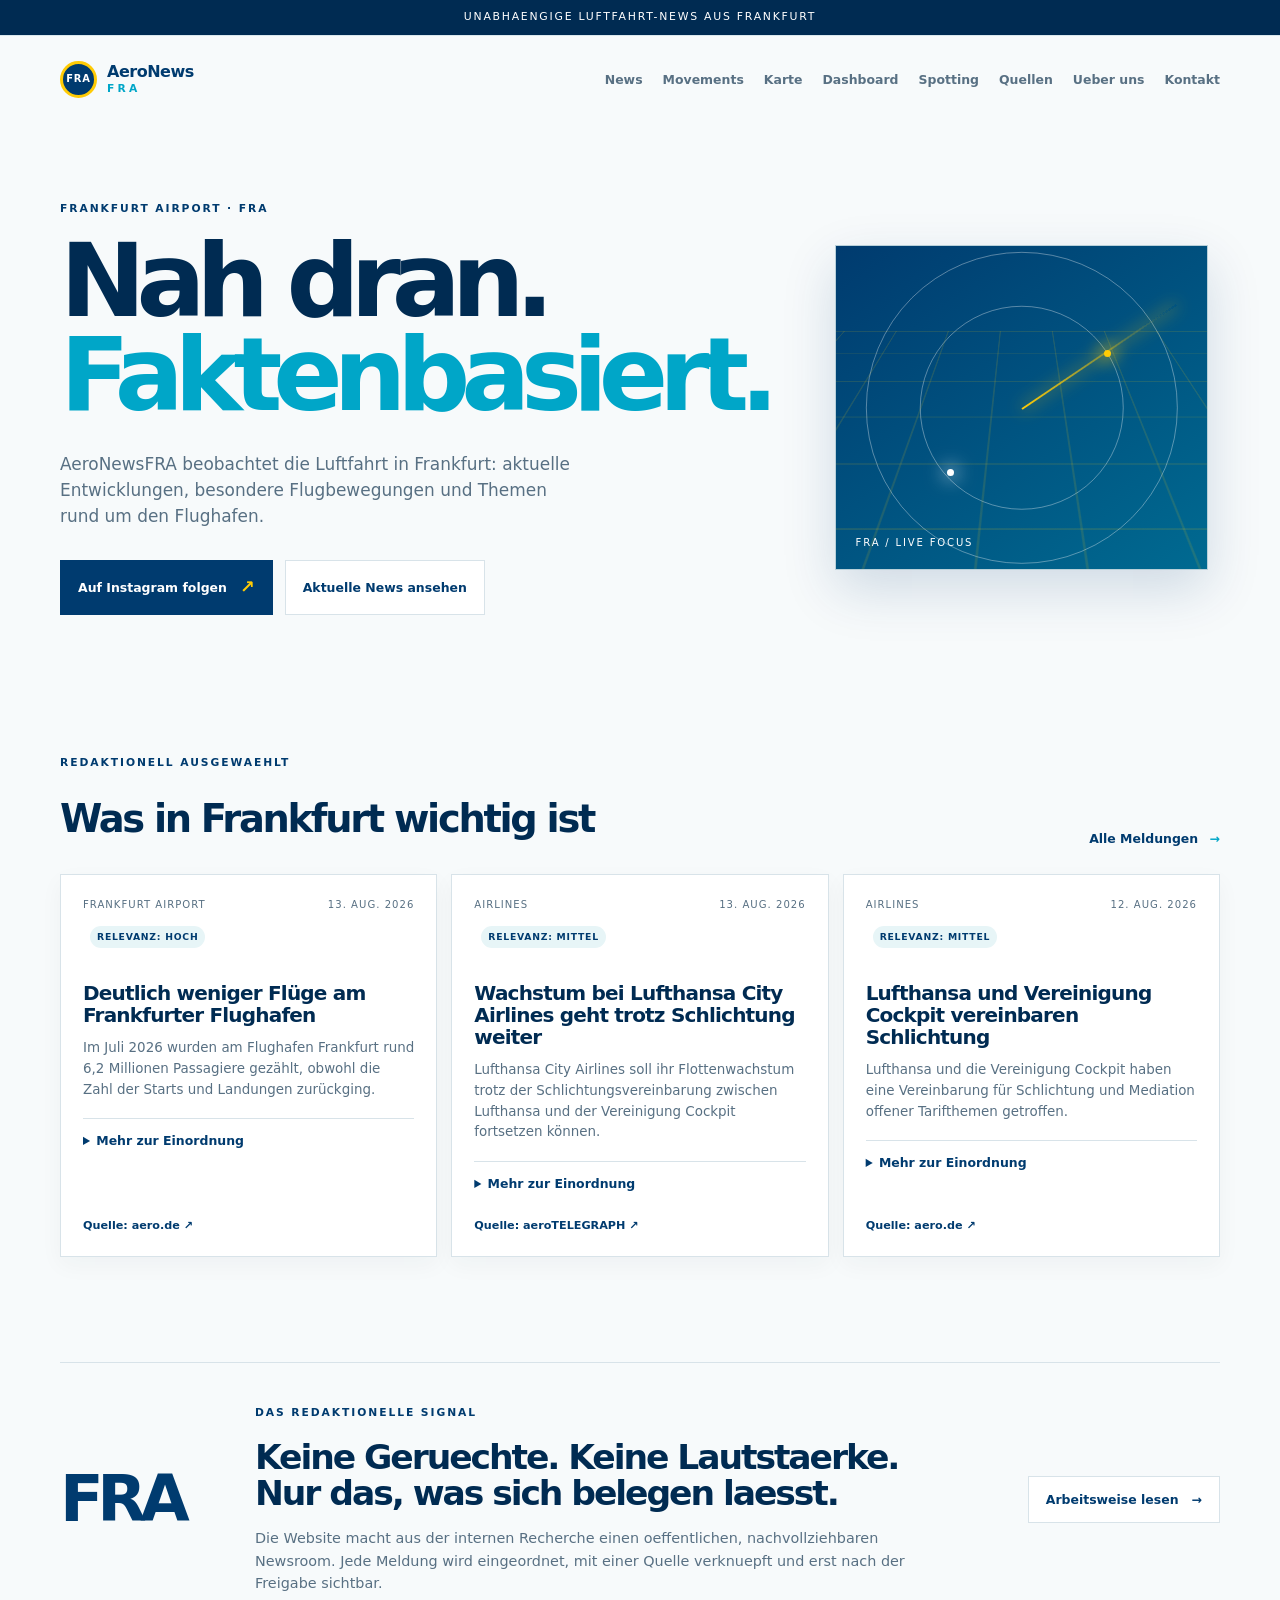
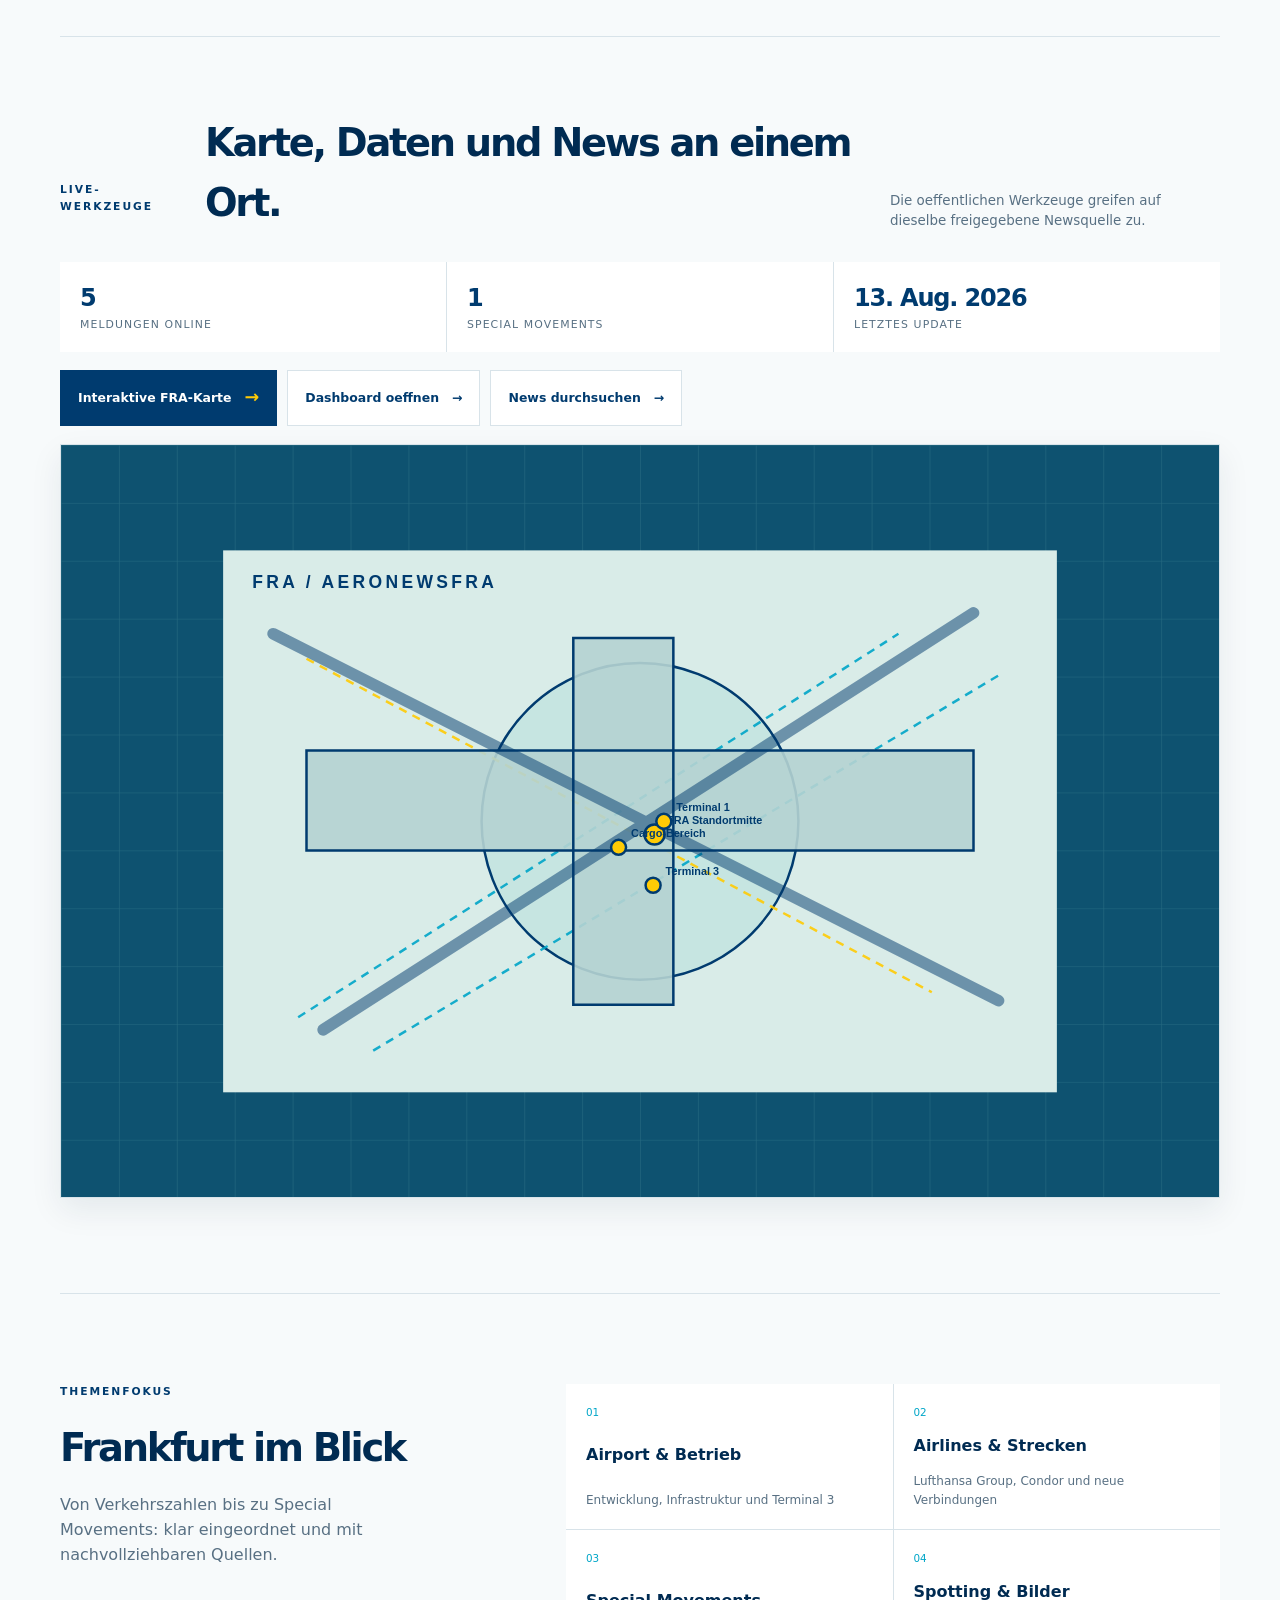
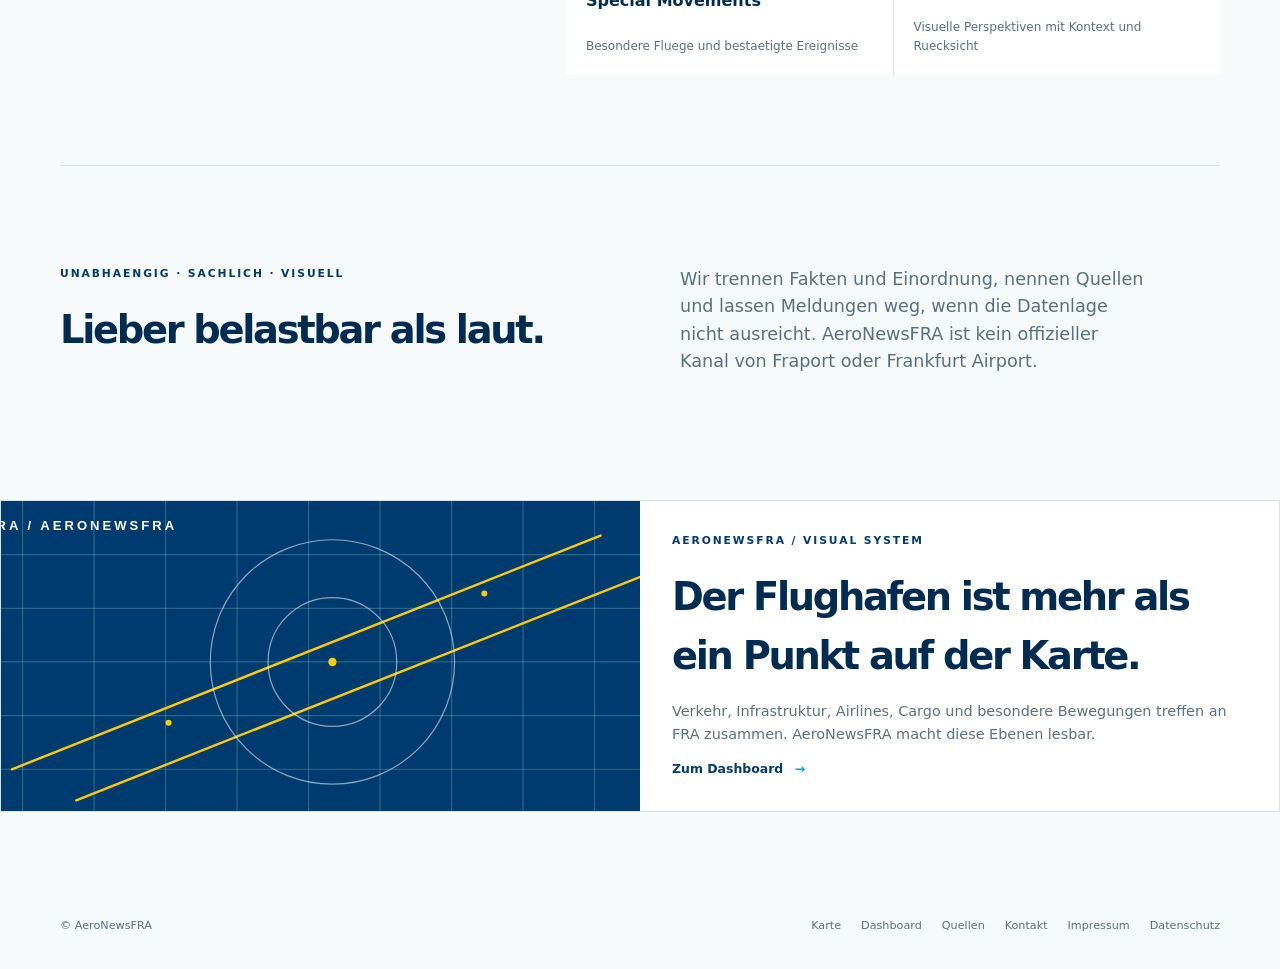
<file: index.html>
<!doctype html>
<html lang="de">
<head>
  <meta charset="utf-8">
  <meta name="viewport" content="width=device-width, initial-scale=1">
  <title>AeroNewsFRA | Frankfurt Airport News</title>
  <meta name="description" content="Unabhaengige, faktenbasierte Luftfahrt-News aus Frankfurt und vom Flughafen FRA.">
  <meta property="og:title" content="AeroNewsFRA | Frankfurt Airport News">
  <meta property="og:description" content="Fakten, Flugbewegungen und Luftfahrt aus Frankfurt.">
  <meta property="og:type" content="website">
  <link rel="stylesheet" href="css/style.css">
</head>
<body>
  <div class="notice">Unabhaengige Luftfahrt-News aus Frankfurt</div>
  <header class="site-header shell">
    <a class="brand" href="index.html" aria-label="AeroNewsFRA Startseite"><span class="brand-mark">FRA</span><span><strong>AeroNews</strong><em>FRA</em></span></a>
    <nav aria-label="Hauptnavigation"><a href="news.html">News</a><a href="special-movements.html">Movements</a><a href="karte.html">Karte</a><a href="dashboard.html">Dashboard</a><a href="spotting.html">Spotting</a><a href="quellen.html">Quellen</a><a href="ueber-aeronewsfra.html">Ueber uns</a><a href="kontakt.html">Kontakt</a></nav>
  </header>

  <main>
    <section class="hero shell">
      <div class="hero-copy"><p class="eyebrow">FRANKFURT AIRPORT · FRA</p><h1>Nah dran.<br><span>Faktenbasiert.</span></h1><p class="hero-text">AeroNewsFRA beobachtet die Luftfahrt in Frankfurt: aktuelle Entwicklungen, besondere Flugbewegungen und Themen rund um den Flughafen.</p><div class="actions"><a class="button button-primary" href="https://www.instagram.com/aeronewsfra/" target="_blank" rel="noreferrer">Auf Instagram folgen <span>↗</span></a><a class="button button-quiet" href="news.html">Aktuelle News ansehen</a></div></div>
      <div class="radar-card" aria-label="AeroNewsFRA Radar"><div class="radar-grid"></div><div class="radar-ring ring-one"></div><div class="radar-ring ring-two"></div><div class="radar-line"></div><span class="radar-point point-one"></span><span class="radar-point point-two"></span><span class="radar-label">FRA / LIVE FOCUS</span></div>
    </section>

    <section class="section shell"><div class="section-heading"><div><p class="eyebrow">REDAKTIONELL AUSGEWAEHLT</p><h2>Was in Frankfurt wichtig ist</h2></div><a class="text-link" href="news.html">Alle Meldungen <span>→</span></a></div><div id="featured-news" class="news-grid"><p class="empty-state">Aktuell werden gepruefte Meldungen vorbereitet.</p></div></section>

    <section class="signal shell"><div class="signal-number">FRA</div><div><p class="eyebrow">DAS REDAKTIONELLE SIGNAL</p><h2>Keine Geruechte. Keine Lautstaerke. Nur das, was sich belegen laesst.</h2><p>Die Website macht aus der internen Recherche einen oeffentlichen, nachvollziehbaren Newsroom. Jede Meldung wird eingeordnet, mit einer Quelle verknuepft und erst nach der Freigabe sichtbar.</p></div><a class="button button-quiet" href="ueber-aeronewsfra.html">Arbeitsweise lesen <span>→</span></a></section>

    <section class="live-tools shell"><div class="live-tools-heading"><p class="eyebrow">LIVE-WERKZEUGE</p><h2>Karte, Daten und News an einem Ort.</h2><p>Die oeffentlichen Werkzeuge greifen auf dieselbe freigegebene Newsquelle zu.</p></div><div id="home-stats" class="mini-stats"><div><strong>–</strong><span>Meldungen online</span></div><div><strong>–</strong><span>Special Movements</span></div><div><strong>–</strong><span>Letztes Update</span></div></div><div class="home-tool-actions"><a class="button button-primary" href="karte.html">Interaktive FRA-Karte <span>→</span></a><a class="button button-quiet" href="dashboard.html">Dashboard oeffnen <span>→</span></a><a class="button button-quiet" href="news.html">News durchsuchen <span>→</span></a></div><div id="home-map" class="home-map" aria-label="Kartenansicht von Frankfurt Airport"></div></section>

    <section class="topics shell"><div class="topic-intro"><p class="eyebrow">THEMENFOKUS</p><h2>Frankfurt im Blick</h2><p>Von Verkehrszahlen bis zu Special Movements: klar eingeordnet und mit nachvollziehbaren Quellen.</p></div><div class="topic-grid"><a href="news.html?category=Frankfurt%20Airport"><span>01</span><strong>Airport & Betrieb</strong><small>Entwicklung, Infrastruktur und Terminal 3</small></a><a href="news.html?category=Airlines"><span>02</span><strong>Airlines & Strecken</strong><small>Lufthansa Group, Condor und neue Verbindungen</small></a><a href="special-movements.html"><span>03</span><strong>Special Movements</strong><small>Besondere Fluege und bestaetigte Ereignisse</small></a><a href="spotting.html"><span>04</span><strong>Spotting & Bilder</strong><small>Visuelle Perspektiven mit Kontext und Ruecksicht</small></a></div></section>

    <section class="principles shell"><div><p class="eyebrow">UNABHAENGIG · SACHLICH · VISUELL</p><h2>Lieber belastbar als laut.</h2></div><p>Wir trennen Fakten und Einordnung, nennen Quellen und lassen Meldungen weg, wenn die Datenlage nicht ausreicht. AeroNewsFRA ist kein offizieller Kanal von Fraport oder Frankfurt Airport.</p></section>
  </main>
  <footer class="site-footer shell"><span>© AeroNewsFRA</span><span><a href="quellen.html">Quellen</a><a href="kontakt.html">Kontakt</a><a href="impressum.html">Impressum</a><a href="datenschutz.html">Datenschutz</a></span></footer>
  <script src="js/site.js"></script><script src="js/map.js"></script><script src="js/navigation.js"></script>
</body>
</html>
</file>
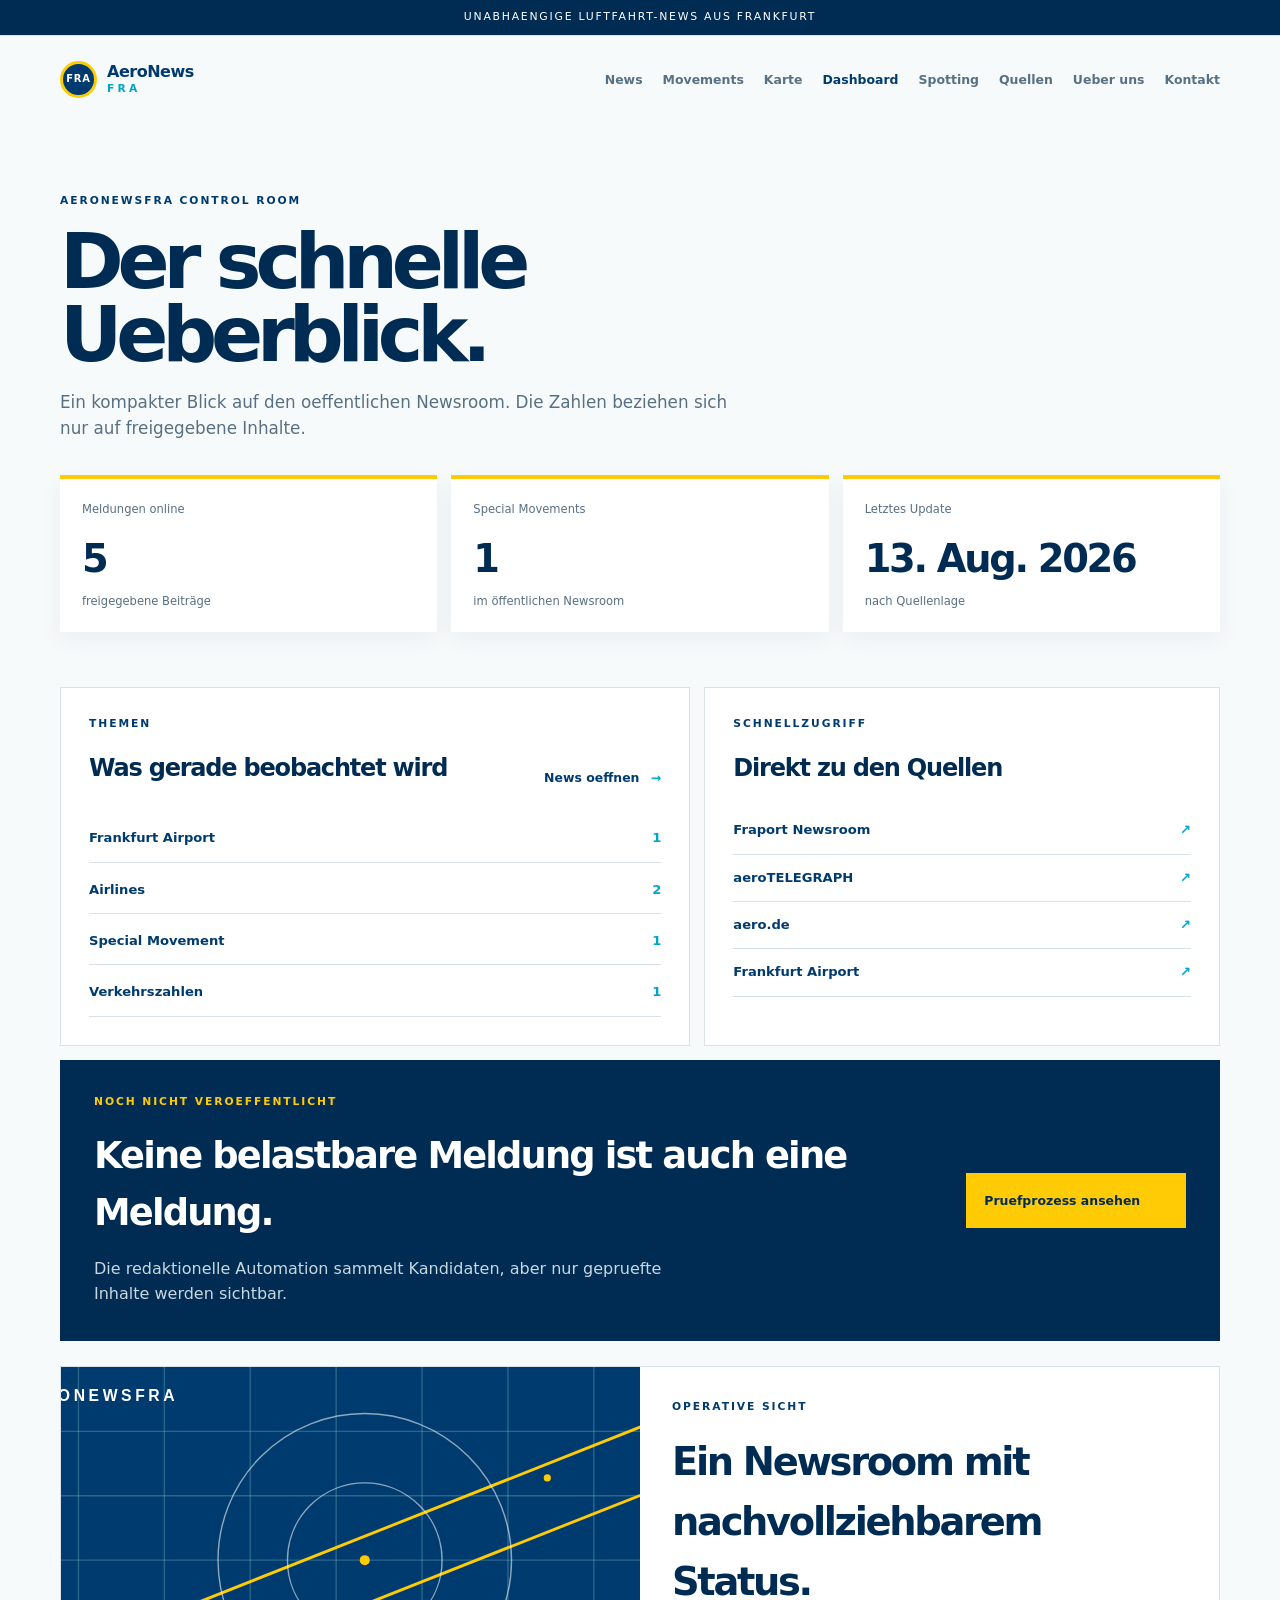
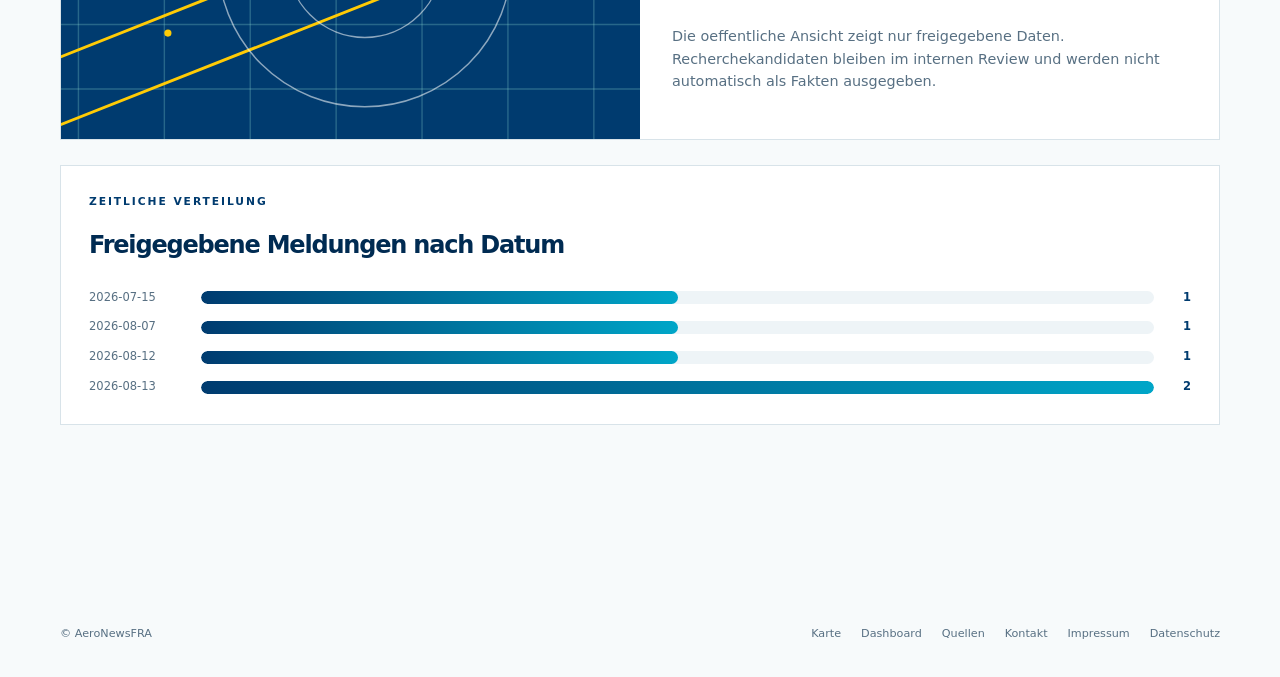
<file: dashboard.html>
<!doctype html>
<html lang="de">
<head><meta charset="utf-8"><meta name="viewport" content="width=device-width, initial-scale=1"><title>Dashboard | AeroNewsFRA</title><meta name="description" content="AeroNewsFRA Ueberblick zu aktuellen Meldungen, Themen und Quellen."><link rel="stylesheet" href="css/style.css"></head>
<body><div class="notice">Unabhaengige Luftfahrt-News aus Frankfurt</div><header class="site-header shell"><a class="brand" href="index.html"><span class="brand-mark">FRA</span><span><strong>AeroNews</strong><em>FRA</em></span></a><nav aria-label="Hauptnavigation"><a href="news.html">News</a><a href="special-movements.html">Movements</a><a href="karte.html">Karte</a><a class="active" href="dashboard.html">Dashboard</a><a href="spotting.html">Spotting</a><a href="quellen.html">Quellen</a><a href="ueber-aeronewsfra.html">Ueber uns</a><a href="kontakt.html">Kontakt</a></nav></header>
<main class="shell page"><div class="page-heading"><p class="eyebrow">AERONEWSFRA CONTROL ROOM</p><h1>Der schnelle Ueberblick.</h1><p>Ein kompakter Blick auf den oeffentlichen Newsroom. Die Zahlen beziehen sich nur auf freigegebene Inhalte.</p></div><section id="dashboard-stats" class="stat-grid"><div class="stat-card"><span>Meldungen online</span><strong>–</strong><small>werden geladen</small></div><div class="stat-card"><span>Special Movements</span><strong>–</strong><small>werden geladen</small></div><div class="stat-card"><span>Letztes Update</span><strong>–</strong><small>werden geladen</small></div></section><section class="dashboard-grid"><div class="dashboard-panel"><div class="section-heading"><div><p class="eyebrow">THEMEN</p><h2>Was gerade beobachtet wird</h2></div><a class="text-link" href="news.html">News oeffnen <span>→</span></a></div><div id="dashboard-categories" class="category-list"><p class="empty-state">Daten werden geladen.</p></div></div><div class="dashboard-panel"><p class="eyebrow">SCHNELLZUGRIFF</p><h2>Direkt zu den Quellen</h2><div class="link-stack"><a href="https://www.fraport.com/de/newsroom.html" target="_blank" rel="noreferrer"><span>Fraport Newsroom</span><b>↗</b></a><a href="https://www.aerotelegraph.com/" target="_blank" rel="noreferrer"><span>aeroTELEGRAPH</span><b>↗</b></a><a href="https://www.aero.de/" target="_blank" rel="noreferrer"><span>aero.de</span><b>↗</b></a><a href="https://www.frankfurt-airport.com/de.html" target="_blank" rel="noreferrer"><span>Frankfurt Airport</span><b>↗</b></a></div></div></section><div class="dashboard-cta"><div><p class="eyebrow">NOCH NICHT VEROEFFENTLICHT</p><h2>Keine belastbare Meldung ist auch eine Meldung.</h2><p>Die redaktionelle Automation sammelt Kandidaten, aber nur gepruefte Inhalte werden sichtbar.</p></div><a class="button button-primary" href="quellen.html">Pruefprozess ansehen <span>→</span></a></div></main><footer class="site-footer shell"><span>© AeroNewsFRA</span><span><a href="kontakt.html">Kontakt</a><a href="impressum.html">Impressum</a><a href="datenschutz.html">Datenschutz</a></span></footer><script src="js/site.js"></script><script src="js/navigation.js"></script></body></html>
</file>
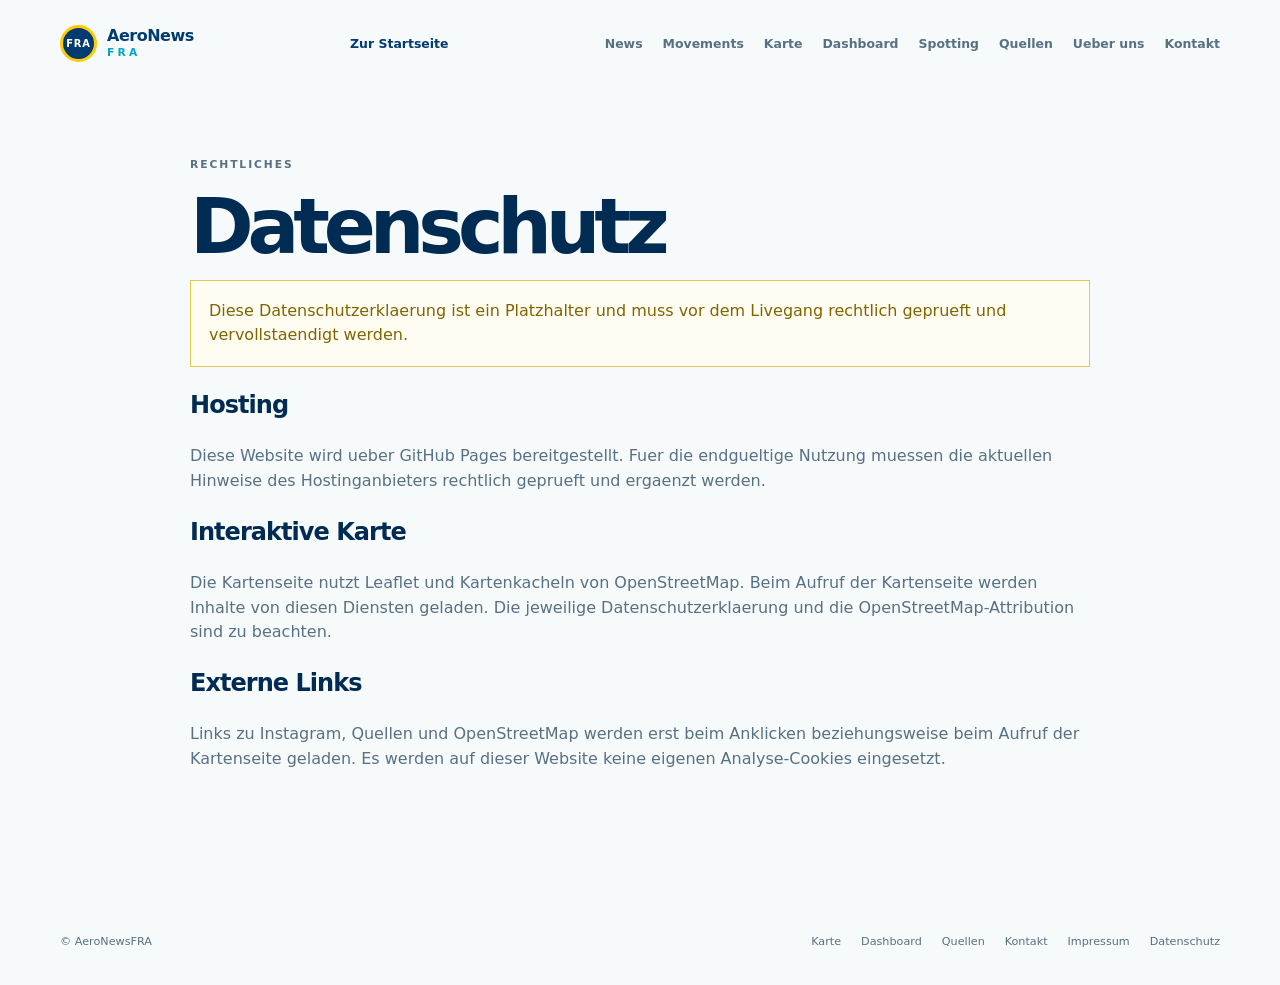
<file: datenschutz.html>
<!doctype html>
<html lang="de"><head><meta charset="utf-8"><meta name="viewport" content="width=device-width, initial-scale=1"><title>Datenschutz | AeroNewsFRA</title><link rel="stylesheet" href="css/style.css"></head><body><header class="site-header shell"><a class="brand" href="index.html"><span class="brand-mark">FRA</span><span><strong>AeroNews</strong><em>FRA</em></span></a><a class="text-link" href="index.html">Zur Startseite</a></header><main class="shell page prose"><p class="eyebrow">RECHTLICHES</p><h1>Datenschutz</h1><p class="legal-placeholder">Diese Datenschutzerklaerung ist ein Platzhalter und muss vor dem Livegang rechtlich geprueft und vervollstaendigt werden.</p><h2>Hosting</h2><p>Diese Website wird ueber GitHub Pages bereitgestellt. Fuer die endgueltige Nutzung muessen die aktuellen Hinweise des Hostinganbieters rechtlich geprueft und ergaenzt werden.</p><h2>Interaktive Karte</h2><p>Die Kartenseite nutzt Leaflet und Kartenkacheln von OpenStreetMap. Beim Aufruf der Kartenseite werden Inhalte von diesen Diensten geladen. Die jeweilige Datenschutzerklaerung und die OpenStreetMap-Attribution sind zu beachten.</p><h2>Externe Links</h2><p>Links zu Instagram, Quellen und OpenStreetMap werden erst beim Anklicken beziehungsweise beim Aufruf der Kartenseite geladen. Es werden auf dieser Website keine eigenen Analyse-Cookies eingesetzt.</p></main><footer class="site-footer shell"><span>© AeroNewsFRA</span><a href="impressum.html">Impressum</a></footer><script src="js/navigation.js"></script></body></html>
</file>
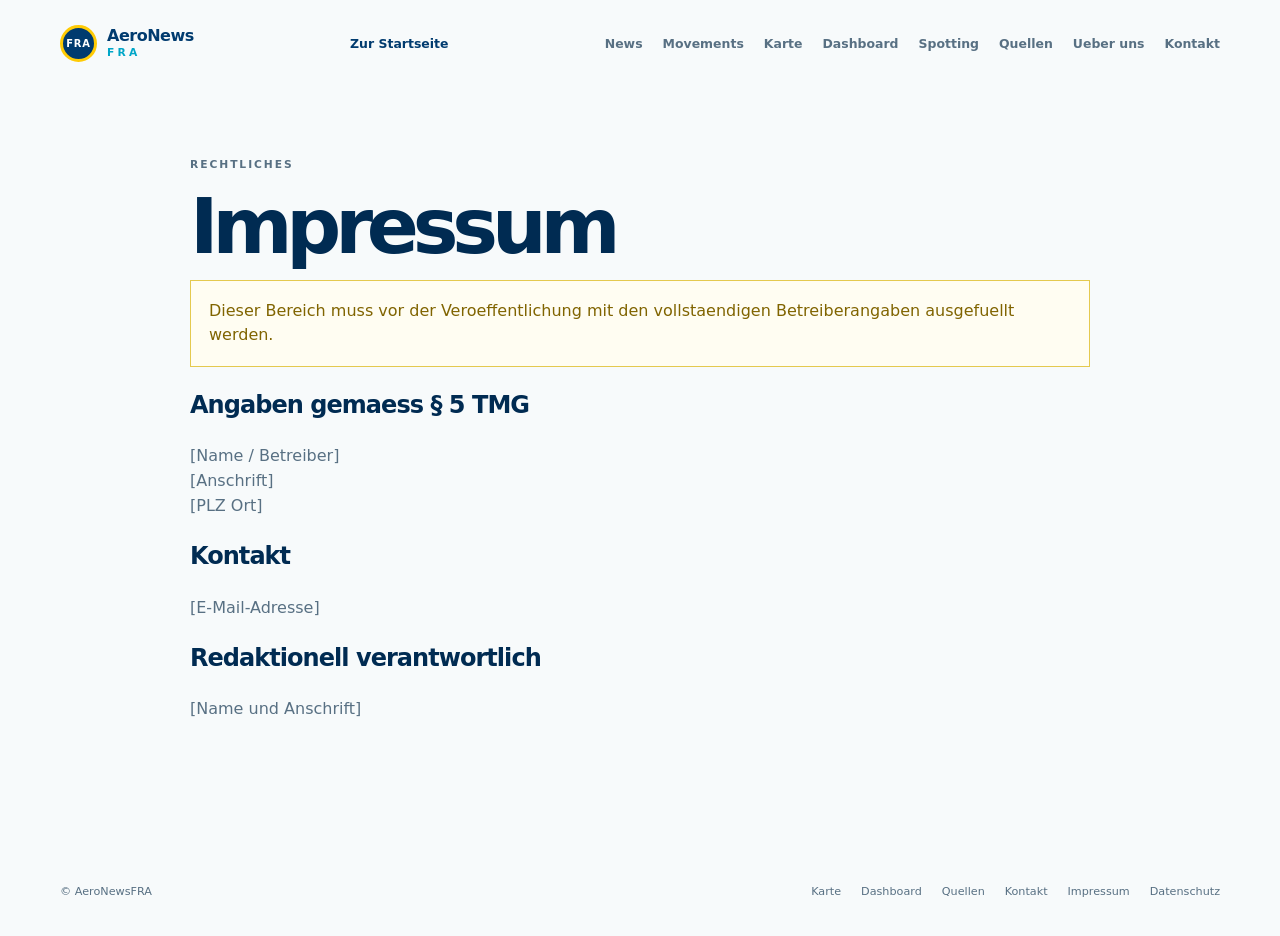
<file: impressum.html>
<!doctype html>
<html lang="de"><head><meta charset="utf-8"><meta name="viewport" content="width=device-width, initial-scale=1"><title>Impressum | AeroNewsFRA</title><link rel="stylesheet" href="css/style.css"></head><body><header class="site-header shell"><a class="brand" href="index.html"><span class="brand-mark">FRA</span><span><strong>AeroNews</strong><em>FRA</em></span></a><a class="text-link" href="index.html">Zur Startseite</a></header><main class="shell page prose"><p class="eyebrow">RECHTLICHES</p><h1>Impressum</h1><p class="legal-placeholder">Dieser Bereich muss vor der Veroeffentlichung mit den vollstaendigen Betreiberangaben ausgefuellt werden.</p><h2>Angaben gemaess § 5 TMG</h2><p>[Name / Betreiber]<br>[Anschrift]<br>[PLZ Ort]</p><h2>Kontakt</h2><p>[E-Mail-Adresse]</p><h2>Redaktionell verantwortlich</h2><p>[Name und Anschrift]</p></main><footer class="site-footer shell"><span>© AeroNewsFRA</span><a href="datenschutz.html">Datenschutz</a></footer><script src="js/navigation.js"></script></body></html>
</file>
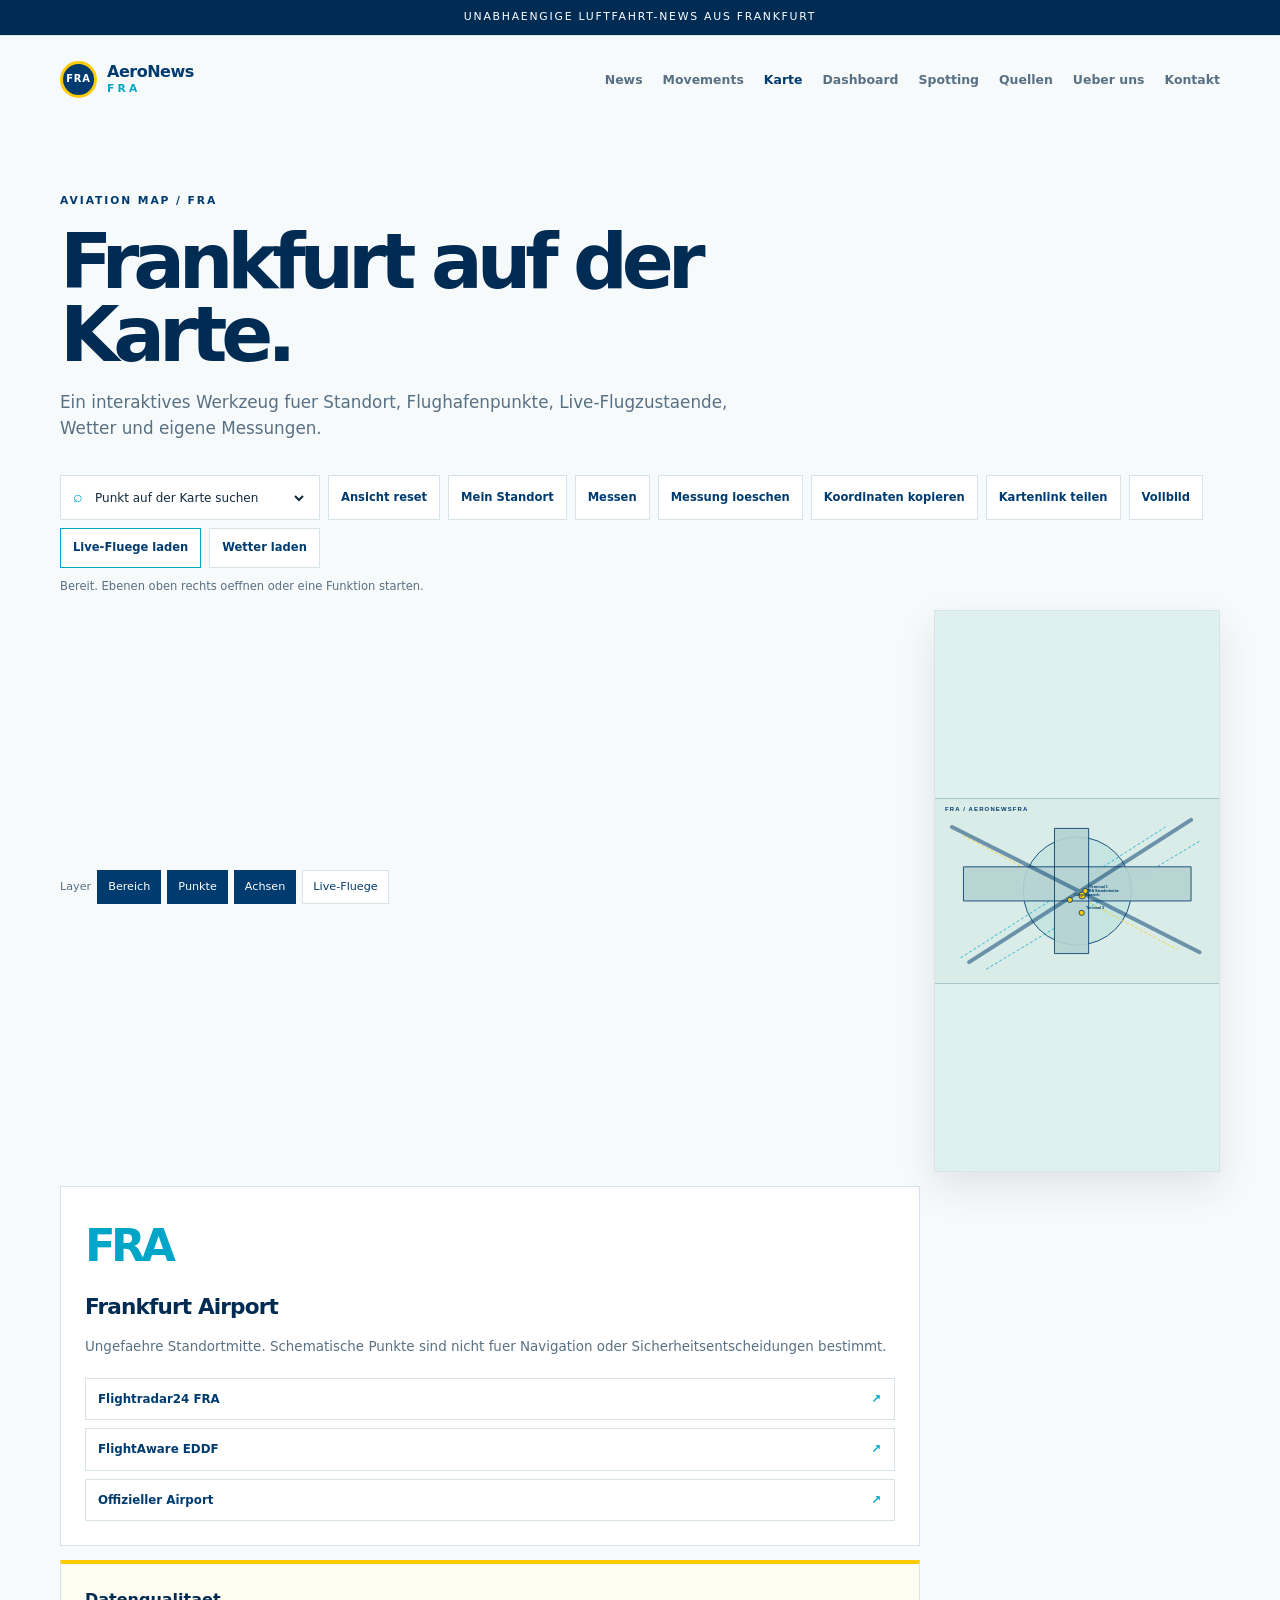
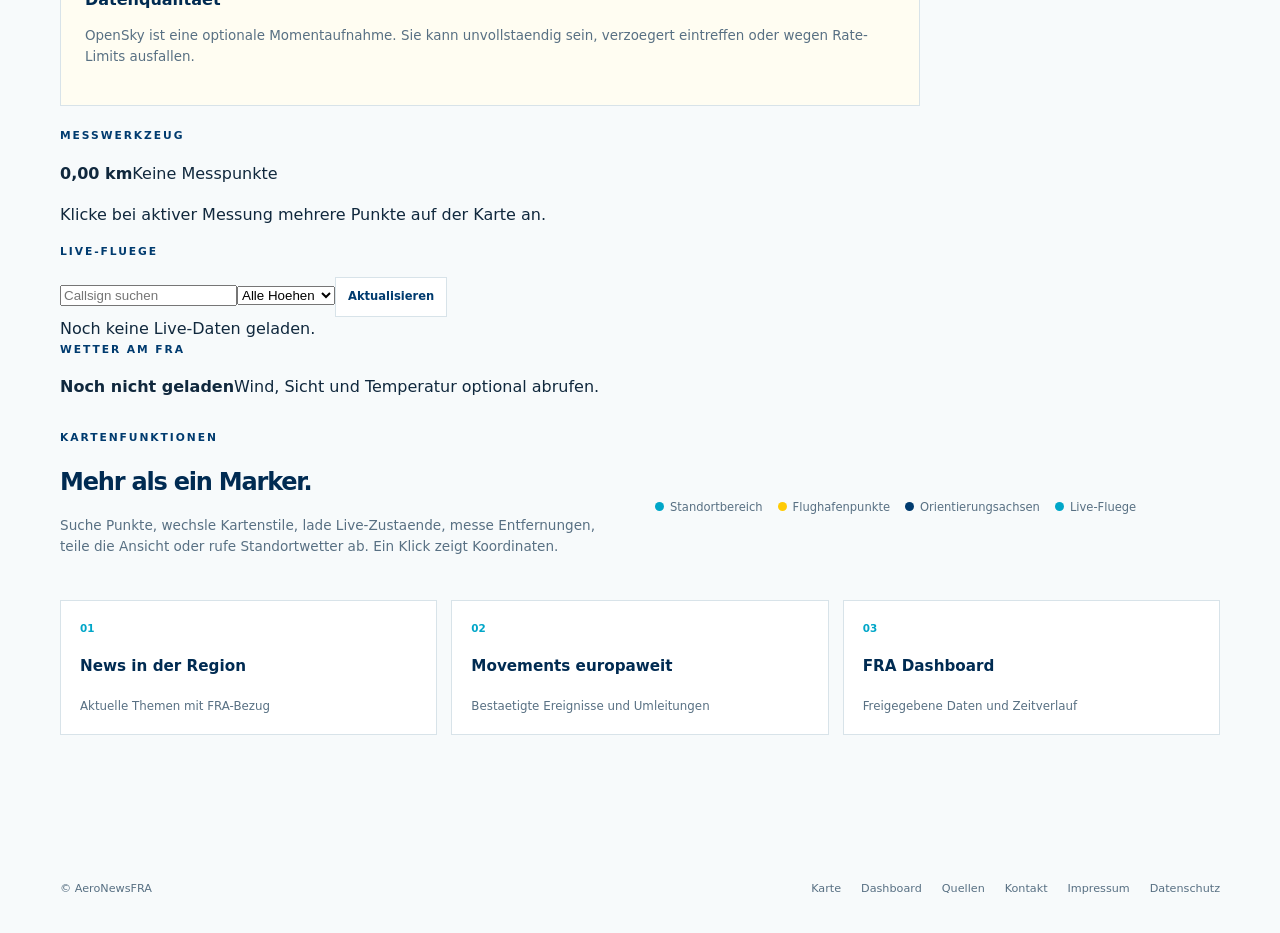
<file: karte.html>
<!doctype html>
<html lang="de">
<head>
  <meta charset="utf-8">
  <meta name="viewport" content="width=device-width, initial-scale=1">
  <title>FRA Aviation Map | AeroNewsFRA</title>
  <meta name="description" content="Interaktive Luftfahrtkarte fuer Frankfurt Airport mit Layern, Live-Flugzustaenden, Wetter und Messwerkzeugen.">
  <link rel="stylesheet" href="css/style.css">
</head>
<body>
  <div class="notice">Unabhaengige Luftfahrt-News aus Frankfurt</div>
  <header class="site-header shell">
    <a class="brand" href="index.html"><span class="brand-mark">FRA</span><span><strong>AeroNews</strong><em>FRA</em></span></a>
    <nav aria-label="Hauptnavigation"><a href="news.html">News</a><a href="special-movements.html">Movements</a><a class="active" href="karte.html">Karte</a><a href="dashboard.html">Dashboard</a><a href="spotting.html">Spotting</a><a href="quellen.html">Quellen</a><a href="ueber-aeronewsfra.html">Ueber uns</a><a href="kontakt.html">Kontakt</a></nav>
  </header>
  <main class="shell page">
    <div class="page-heading"><p class="eyebrow">AVIATION MAP / FRA</p><h1>Frankfurt auf der Karte.</h1><p>Ein interaktives Werkzeug fuer Standort, Flughafenpunkte, Live-Flugzustaende, Wetter und eigene Messungen.</p></div>
    <div class="map-toolbar"><label class="map-search"><span>⌕</span><select id="map-point-search" aria-label="Flughafenpunkt suchen"><option value="">Punkt auf der Karte suchen</option><option value="fra">FRA Standortmitte</option><option value="terminal-1">Terminal 1</option><option value="terminal-3">Terminal 3</option><option value="cargo">Cargo-Bereich</option></select></label><button class="map-action" id="map-reset" type="button">Ansicht reset</button><button class="map-action" id="map-locate" type="button">Mein Standort</button><button class="map-action" id="map-measure" type="button">Messen</button><button class="map-action" id="map-clear-measure" type="button">Messung loeschen</button><button class="map-action" id="map-copy-coordinates" type="button">Koordinaten kopieren</button><button class="map-action" id="map-share" type="button">Kartenlink teilen</button><button class="map-action" id="map-fullscreen" type="button">Vollbild</button><button class="map-action map-live-button" id="map-live-aircraft" type="button">Live-Fluege laden</button><button class="map-action" id="map-weather-button" type="button">Wetter laden</button></div>
    <div class="map-status" id="map-status" role="status">Bereit. Ebenen oben rechts oeffnen oder eine Funktion starten.</div>
    <div class="map-layout"><div id="fra-map" class="fra-map" aria-label="Interaktive Karte rund um Frankfurt Airport"></div><aside class="map-sidebar"><div class="map-card"><span class="map-code">FRA</span><h2>Frankfurt Airport</h2><p>Ungefaehre Standortmitte. Schematische Punkte sind nicht fuer Navigation oder Sicherheitsentscheidungen bestimmt.</p><div class="map-detail-list"><a class="map-action-link" href="https://www.flightradar24.com/data/airports/fra" target="_blank" rel="noreferrer">Flightradar24 FRA <b>↗</b></a><a class="map-action-link" href="https://www.flightaware.com/live/airport/EDDF" target="_blank" rel="noreferrer">FlightAware EDDF <b>↗</b></a><a class="map-action-link" href="https://www.frankfurt-airport.com/de.html" target="_blank" rel="noreferrer">Offizieller Airport <b>↗</b></a></div></div><div class="map-card map-note"><strong>Datenqualitaet</strong><p>OpenSky ist eine optionale Momentaufnahme. Sie kann unvollstaendig sein, verzoegert eintreffen oder wegen Rate-Limits ausfallen.</p></div></aside></div>
    <section class="map-control-grid"><div class="map-control-card measure-card"><p class="eyebrow">MESSWERKZEUG</p><strong id="measure-result">0,00 km</strong><span id="measure-points">Keine Messpunkte</span><p>Klicke bei aktiver Messung mehrere Punkte auf der Karte an.</p></div><div class="map-control-card"><p class="eyebrow">LIVE-FLUEGE</p><div class="aircraft-controls"><input id="aircraft-search" type="search" placeholder="Callsign suchen" aria-label="Callsign suchen"><select id="aircraft-altitude" aria-label="Mindesthoehe"><option value="0">Alle Hoehen</option><option value="1000">Ab 1.000 m</option><option value="5000">Ab 5.000 m</option><option value="10000">Ab 10.000 m</option></select><button class="map-action" id="aircraft-refresh" type="button">Aktualisieren</button></div><span id="aircraft-result">Noch keine Live-Daten geladen.</span></div><div class="map-control-card"><p class="eyebrow">WETTER AM FRA</p><strong id="map-weather">Noch nicht geladen</strong><span id="map-weather-detail">Wind, Sicht und Temperatur optional abrufen.</span></div></section>
    <div class="map-aviation-grid"><div><p class="eyebrow">KARTENFUNKTIONEN</p><h2>Mehr als ein Marker.</h2><p>Suche Punkte, wechsle Kartenstile, lade Live-Zustaende, messe Entfernungen, teile die Ansicht oder rufe Standortwetter ab. Ein Klick zeigt Koordinaten.</p></div><div class="map-legend"><span>Standortbereich</span><span>Flughafenpunkte</span><span>Orientierungsachsen</span><span>Live-Fluege</span></div></div>
    <div class="tool-grid"><a class="tool-card" href="news.html"><span class="tool-icon">01</span><strong>News in der Region</strong><small>Aktuelle Themen mit FRA-Bezug</small></a><a class="tool-card" href="special-movements.html"><span class="tool-icon">02</span><strong>Movements europaweit</strong><small>Bestaetigte Ereignisse und Umleitungen</small></a><a class="tool-card" href="dashboard.html"><span class="tool-icon">03</span><strong>FRA Dashboard</strong><small>Freigegebene Daten und Zeitverlauf</small></a></div>
  </main>
  <footer class="site-footer shell"><span>© AeroNewsFRA</span><span><a href="quellen.html">Quellen</a><a href="impressum.html">Impressum</a><a href="datenschutz.html">Datenschutz</a></span></footer>
  <script src="js/map.js"></script><script src="js/navigation.js"></script>
</body>
</html>
</file>
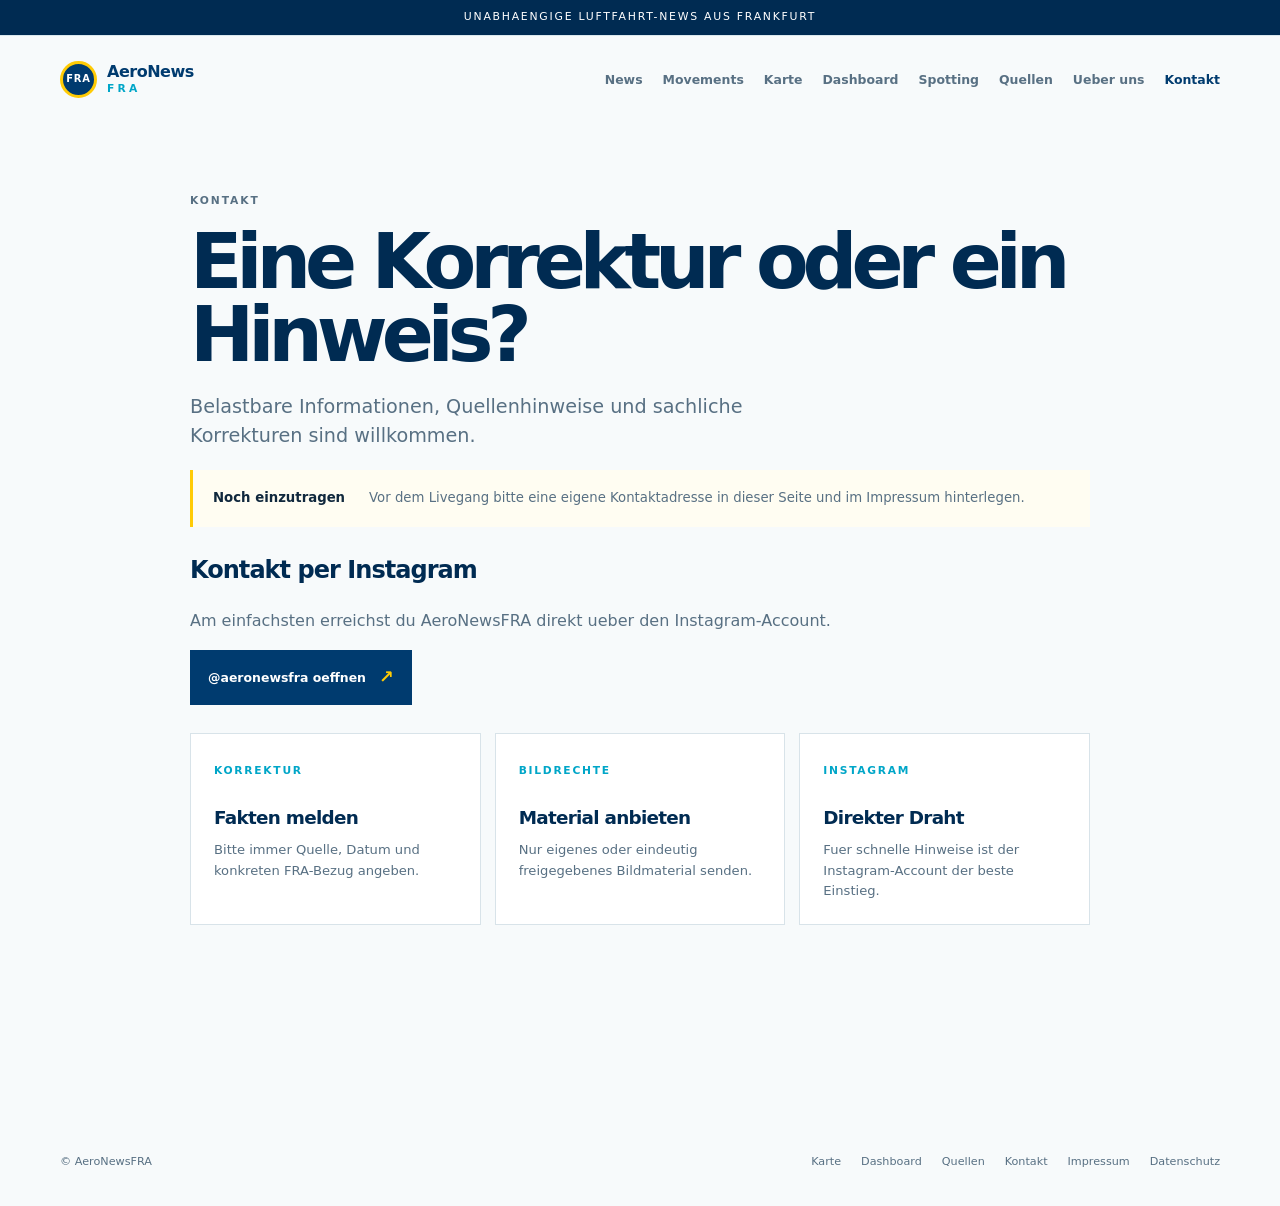
<file: kontakt.html>
<!doctype html>
<html lang="de">
<head><meta charset="utf-8"><meta name="viewport" content="width=device-width, initial-scale=1"><title>Kontakt | AeroNewsFRA</title><meta name="description" content="Kontakt zu AeroNewsFRA."><link rel="stylesheet" href="css/style.css"></head>
<body><div class="notice">Unabhaengige Luftfahrt-News aus Frankfurt</div><header class="site-header shell"><a class="brand" href="index.html"><span class="brand-mark">FRA</span><span><strong>AeroNews</strong><em>FRA</em></span></a><nav aria-label="Hauptnavigation"><a href="news.html">News</a><a href="special-movements.html">Movements</a><a href="karte.html">Karte</a><a href="dashboard.html">Dashboard</a><a href="spotting.html">Spotting</a><a href="quellen.html">Quellen</a><a href="ueber-aeronewsfra.html">Ueber uns</a><a class="active" href="kontakt.html">Kontakt</a></nav></header>
<main class="shell page prose"><p class="eyebrow">KONTAKT</p><h1>Eine Korrektur oder ein Hinweis?</h1><p class="lead">Belastbare Informationen, Quellenhinweise und sachliche Korrekturen sind willkommen.</p><div class="editorial-note"><strong>Noch einzutragen</strong><span>Vor dem Livegang bitte eine eigene Kontaktadresse in dieser Seite und im Impressum hinterlegen.</span></div><section><h2>Kontakt per Instagram</h2><p>Am einfachsten erreichst du AeroNewsFRA direkt ueber den Instagram-Account.</p><a class="button button-primary" href="https://www.instagram.com/aeronewsfra/" target="_blank" rel="noreferrer">@aeronewsfra oeffnen <span>↗</span></a></section></main><footer class="site-footer shell"><span>© AeroNewsFRA</span><span><a href="quellen.html">Quellen</a><a href="karte.html">Karte</a><a href="dashboard.html">Dashboard</a><a href="impressum.html">Impressum</a><a href="datenschutz.html">Datenschutz</a></span></footer><script src="js/navigation.js"></script></body></html>
</file>
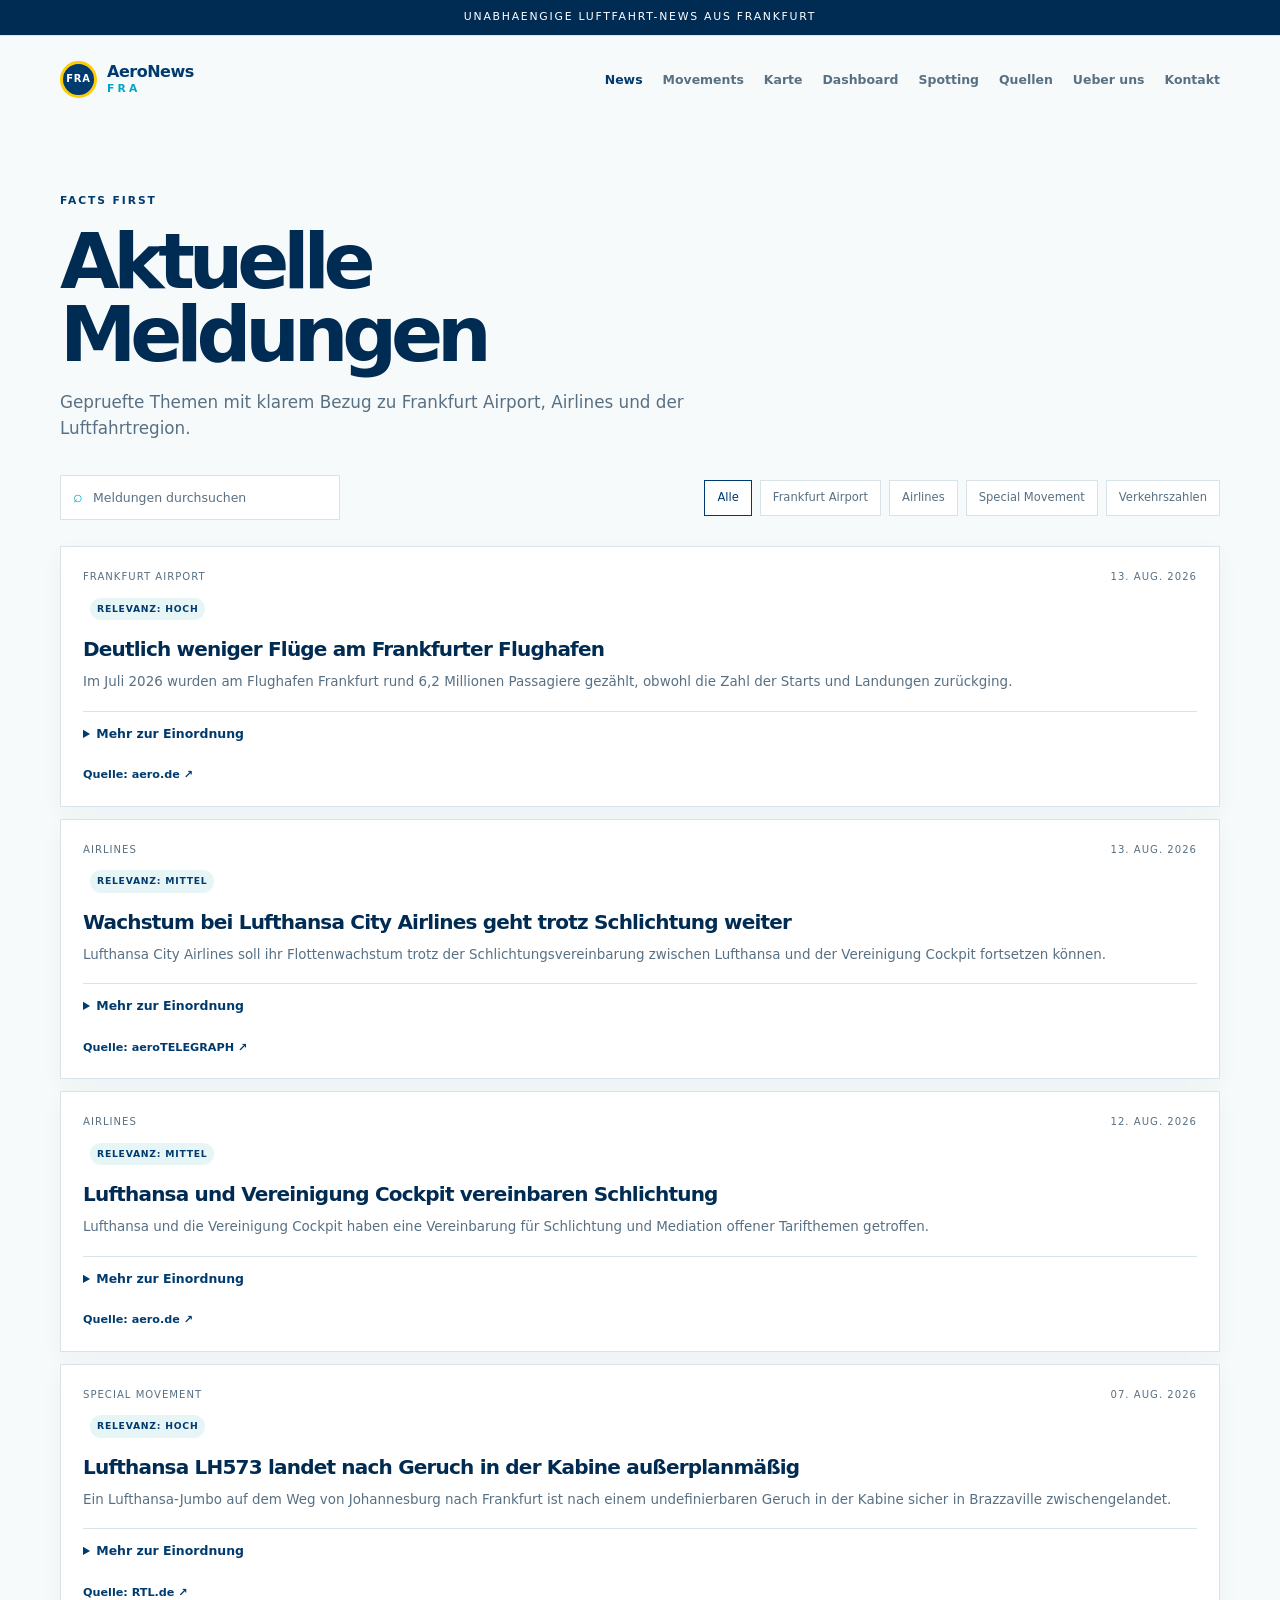
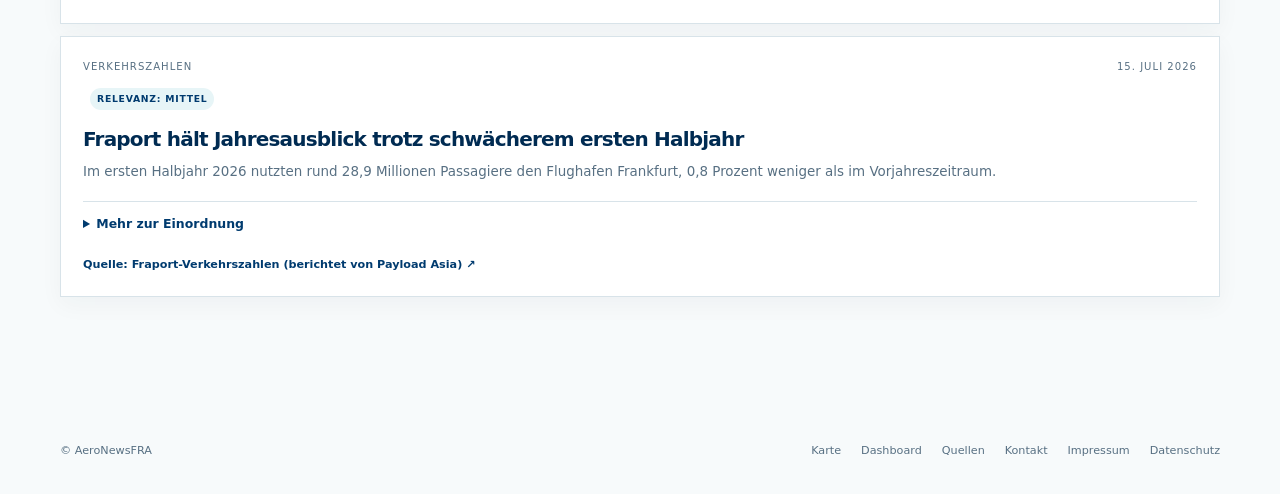
<file: news.html>
<!doctype html>
<html lang="de">
<head><meta charset="utf-8"><meta name="viewport" content="width=device-width, initial-scale=1"><title>News | AeroNewsFRA</title><meta name="description" content="Aktuelle und gepruefte Meldungen rund um Frankfurt Airport."><link rel="stylesheet" href="css/style.css"></head>
<body><div class="notice">Unabhaengige Luftfahrt-News aus Frankfurt</div><header class="site-header shell"><a class="brand" href="index.html"><span class="brand-mark">FRA</span><span><strong>AeroNews</strong><em>FRA</em></span></a><nav aria-label="Hauptnavigation"><a class="active" href="news.html">News</a><a href="special-movements.html">Movements</a><a href="karte.html">Karte</a><a href="dashboard.html">Dashboard</a><a href="spotting.html">Spotting</a><a href="quellen.html">Quellen</a><a href="ueber-aeronewsfra.html">Ueber uns</a><a href="kontakt.html">Kontakt</a></nav></header>
<main class="shell page"><div class="page-heading"><p class="eyebrow">FACTS FIRST</p><h1>Aktuelle Meldungen</h1><p>Gepruefte Themen mit klarem Bezug zu Frankfurt Airport, Airlines und der Luftfahrtregion.</p></div><div class="search-row"><label class="search-box"><span>⌕</span><input id="news-search" type="search" placeholder="Meldungen durchsuchen" aria-label="Meldungen durchsuchen"></label><div id="category-filters" class="filters" aria-label="Nach Kategorien filtern"></div></div><div id="news-list" class="news-list"><p class="empty-state">Die Meldungen werden geladen.</p></div></main><footer class="site-footer shell"><span>© AeroNewsFRA</span><span><a href="quellen.html">Quellen</a><a href="impressum.html">Impressum</a><a href="datenschutz.html">Datenschutz</a></span></footer><script src="js/site.js"></script><script src="js/navigation.js"></script></body></html>
</file>
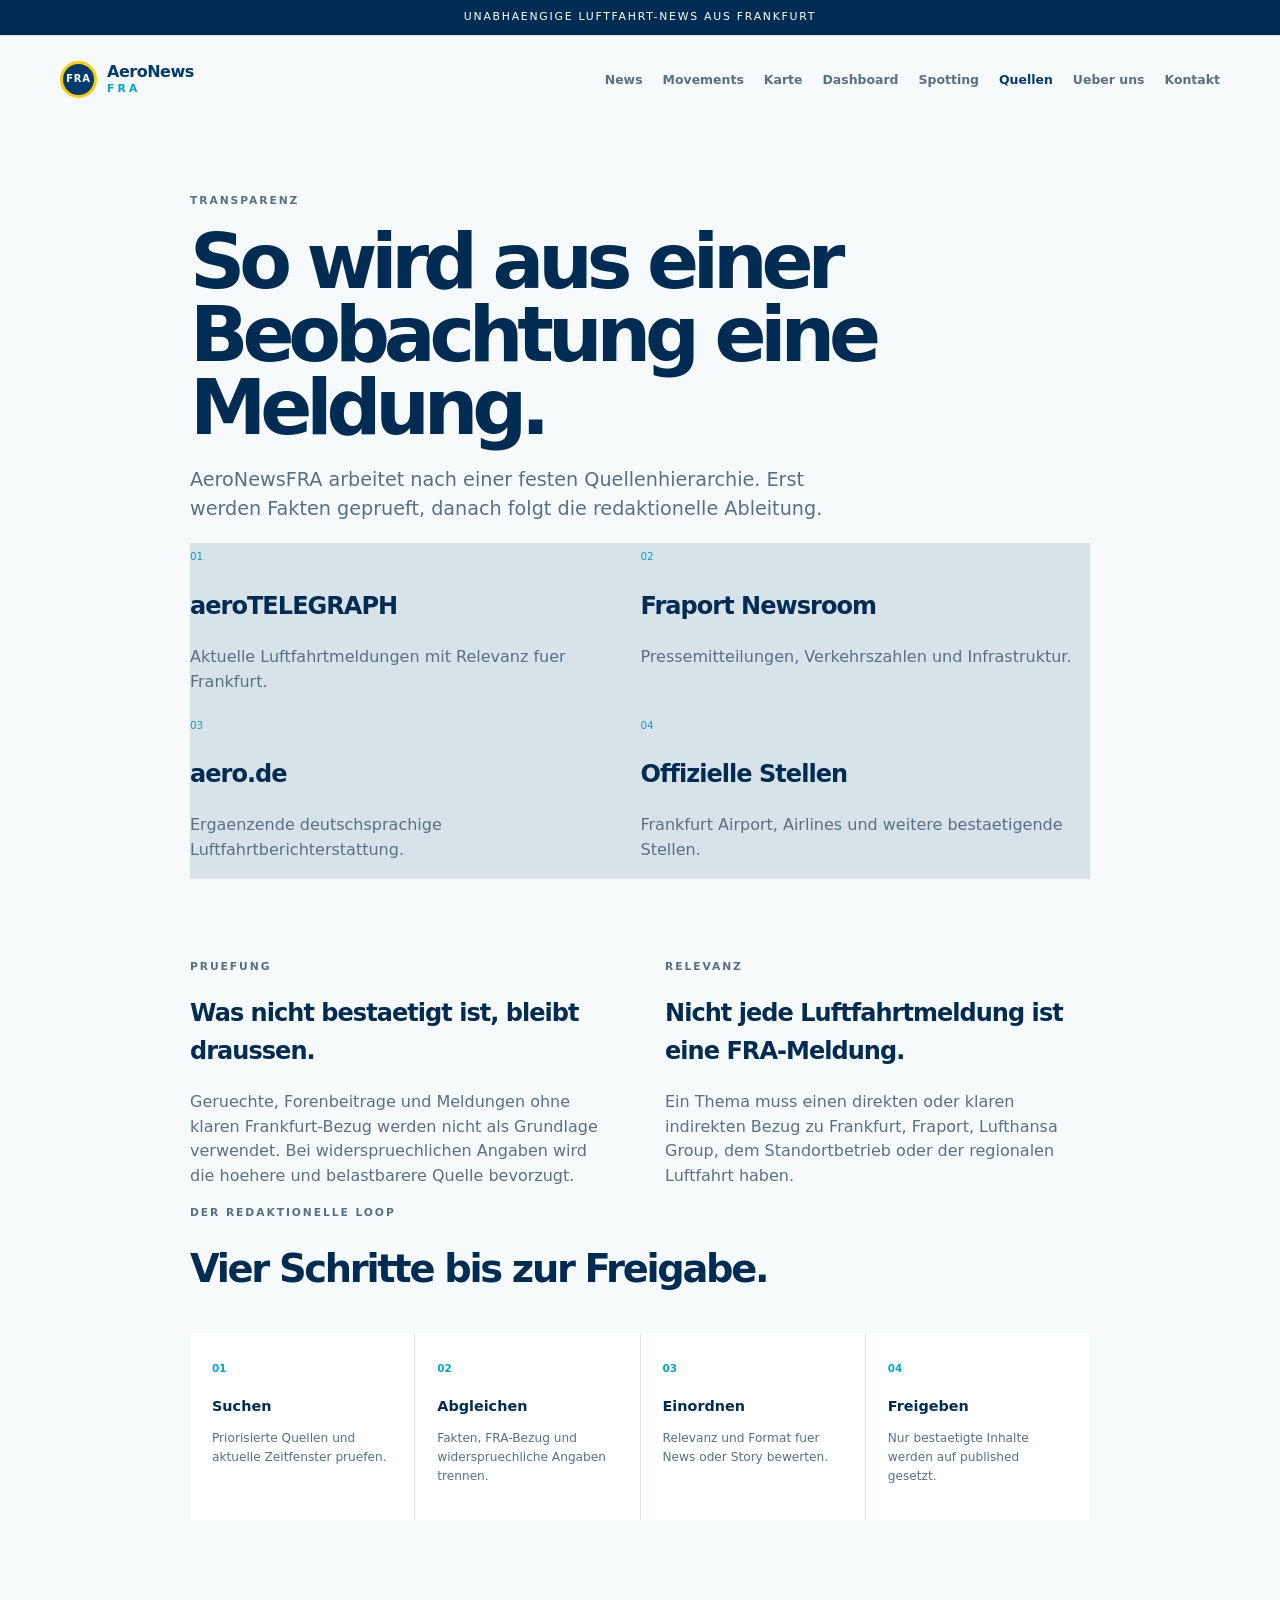
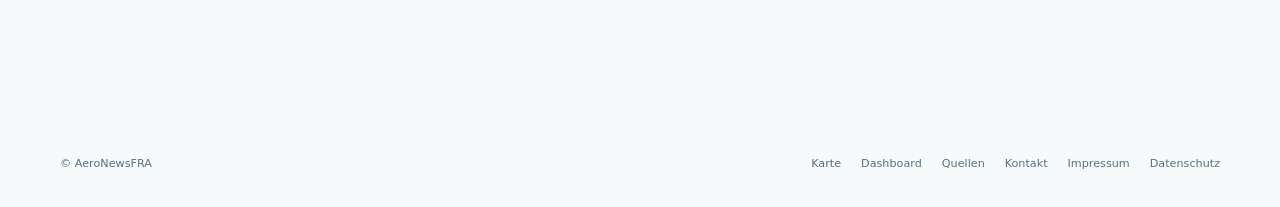
<file: quellen.html>
<!doctype html>
<html lang="de">
<head><meta charset="utf-8"><meta name="viewport" content="width=device-width, initial-scale=1"><title>Quellen & Arbeitsweise | AeroNewsFRA</title><meta name="description" content="Quellenhierarchie und redaktionelle Arbeitsweise von AeroNewsFRA."><link rel="stylesheet" href="css/style.css"></head>
<body><div class="notice">Unabhaengige Luftfahrt-News aus Frankfurt</div><header class="site-header shell"><a class="brand" href="index.html"><span class="brand-mark">FRA</span><span><strong>AeroNews</strong><em>FRA</em></span></a><nav aria-label="Hauptnavigation"><a href="news.html">News</a><a href="special-movements.html">Movements</a><a href="spotting.html">Spotting</a><a class="active" href="quellen.html">Quellen</a></nav></header>
<main class="shell page prose"><p class="eyebrow">TRANSPARENZ</p><h1>So wird aus einer Beobachtung eine Meldung.</h1><p class="lead">AeroNewsFRA arbeitet nach einer festen Quellenhierarchie. Erst werden Fakten geprueft, danach folgt die redaktionelle Ableitung.</p><div class="topic-grid source-grid"><div><span>01</span><h2>aeroTELEGRAPH</h2><p>Aktuelle Luftfahrtmeldungen mit Relevanz fuer Frankfurt.</p></div><div><span>02</span><h2>Fraport Newsroom</h2><p>Pressemitteilungen, Verkehrszahlen und Infrastruktur.</p></div><div><span>03</span><h2>aero.de</h2><p>Ergaenzende deutschsprachige Luftfahrtberichterstattung.</p></div><div><span>04</span><h2>Offizielle Stellen</h2><p>Frankfurt Airport, Airlines und weitere bestaetigende Stellen.</p></div></div><div class="prose-grid"><section><p class="eyebrow">PRUEFUNG</p><h2>Was nicht bestaetigt ist, bleibt draussen.</h2><p>Geruechte, Forenbeitrage und Meldungen ohne klaren Frankfurt-Bezug werden nicht als Grundlage verwendet. Bei widerspruechlichen Angaben wird die hoehere und belastbarere Quelle bevorzugt.</p></section><section><p class="eyebrow">RELEVANZ</p><h2>Nicht jede Luftfahrtmeldung ist eine FRA-Meldung.</h2><p>Ein Thema muss einen direkten oder klaren indirekten Bezug zu Frankfurt, Fraport, Lufthansa Group, dem Standortbetrieb oder der regionalen Luftfahrt haben.</p></section></div></main><footer class="site-footer shell"><span>© AeroNewsFRA</span><span><a href="impressum.html">Impressum</a><a href="datenschutz.html">Datenschutz</a></span></footer><script src="js/navigation.js"></script></body></html>
</file>
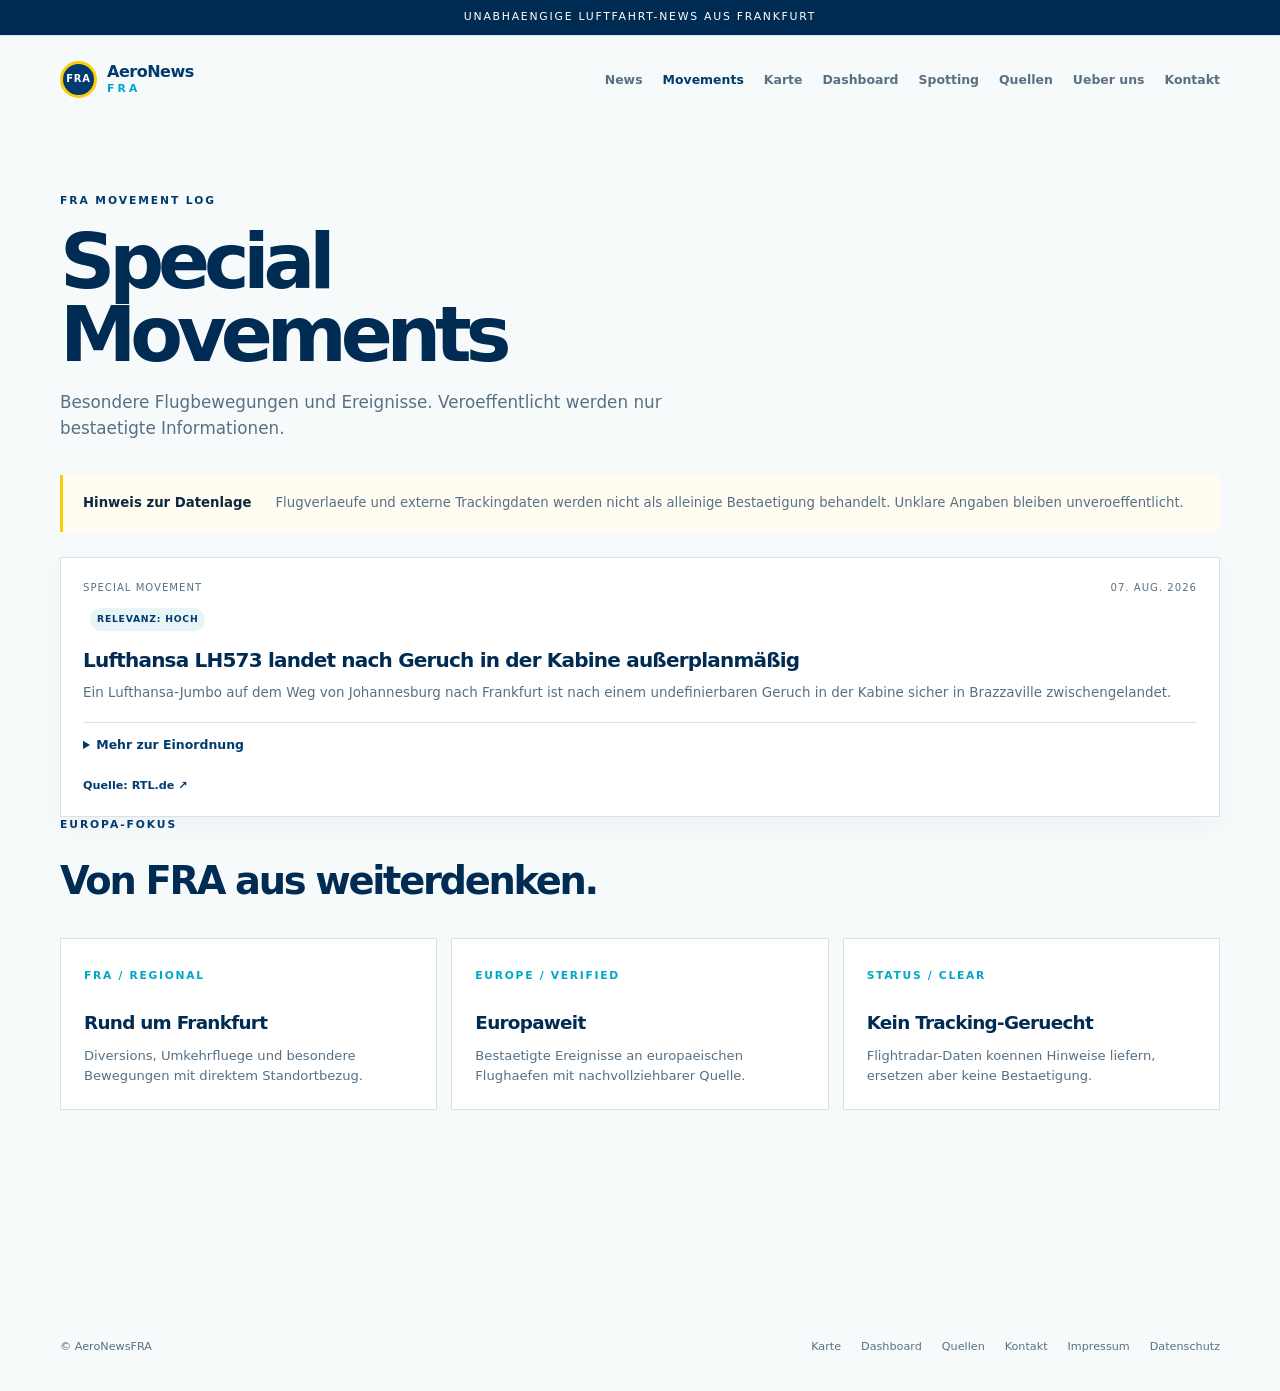
<file: special-movements.html>
<!doctype html>
<html lang="de">
<head><meta charset="utf-8"><meta name="viewport" content="width=device-width, initial-scale=1"><title>Special Movements | AeroNewsFRA</title><meta name="description" content="Bestaetigte besondere Flugbewegungen mit Bezug zu Frankfurt Airport."><link rel="stylesheet" href="css/style.css"></head>
<body><div class="notice">Unabhaengige Luftfahrt-News aus Frankfurt</div><header class="site-header shell"><a class="brand" href="index.html"><span class="brand-mark">FRA</span><span><strong>AeroNews</strong><em>FRA</em></span></a><nav aria-label="Hauptnavigation"><a href="news.html">News</a><a class="active" href="special-movements.html">Movements</a><a href="karte.html">Karte</a><a href="dashboard.html">Dashboard</a><a href="spotting.html">Spotting</a><a href="quellen.html">Quellen</a><a href="ueber-aeronewsfra.html">Ueber uns</a><a href="kontakt.html">Kontakt</a></nav></header><main class="shell page"><div class="page-heading"><p class="eyebrow">FRA MOVEMENT LOG</p><h1>Special Movements</h1><p>Besondere Flugbewegungen und Ereignisse. Veroeffentlicht werden nur bestaetigte Informationen.</p></div><div class="editorial-note"><strong>Hinweis zur Datenlage</strong><span>Flugverlaeufe und externe Trackingdaten werden nicht als alleinige Bestaetigung behandelt. Unklare Angaben bleiben unveroeffentlicht.</span></div><div id="movement-list" class="news-list"><p class="empty-state">Die Meldungen werden geladen.</p></div></main><footer class="site-footer shell"><span>© AeroNewsFRA</span><span><a href="quellen.html">Quellen</a><a href="impressum.html">Impressum</a><a href="datenschutz.html">Datenschutz</a></span></footer><script src="js/site.js"></script><script src="js/navigation.js"></script></body></html>
</file>
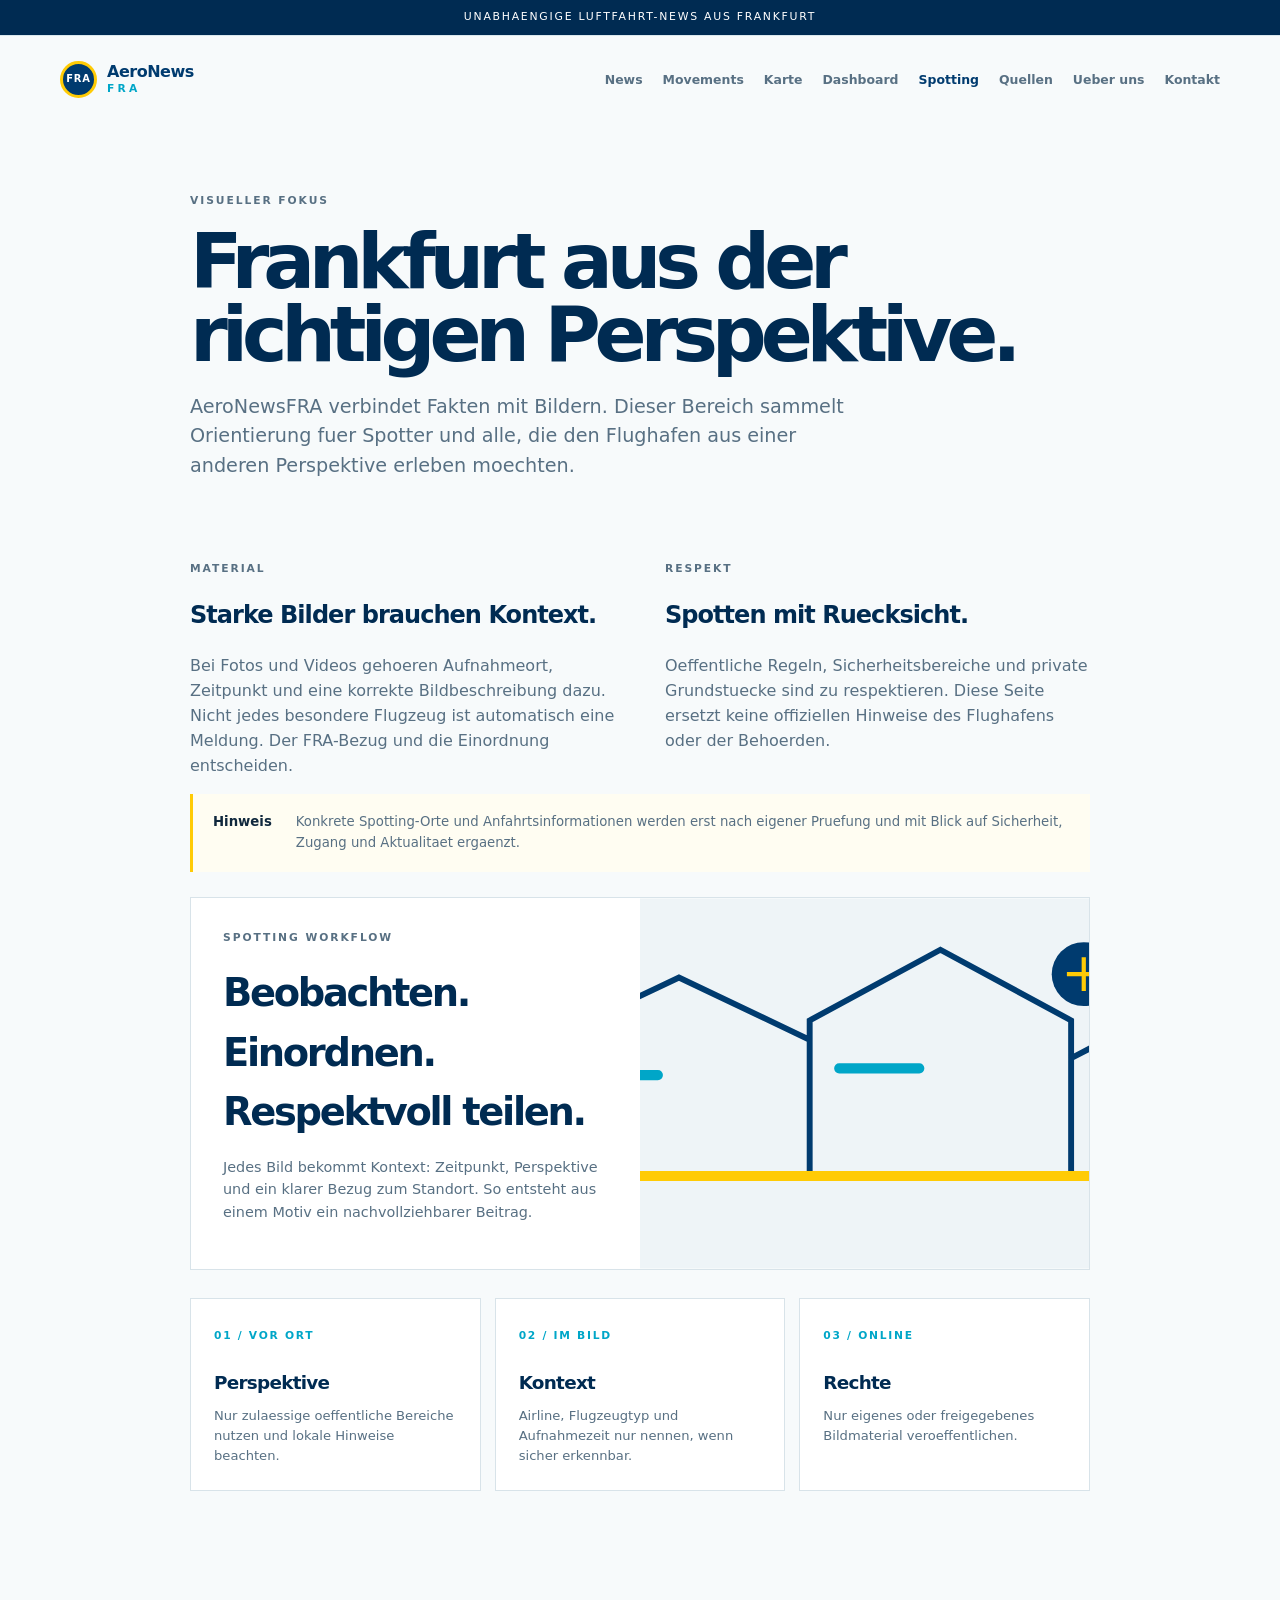
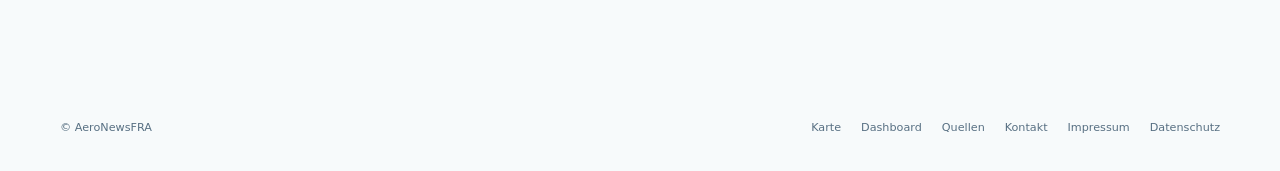
<file: spotting.html>
<!doctype html>
<html lang="de">
<head><meta charset="utf-8"><meta name="viewport" content="width=device-width, initial-scale=1"><title>Spotting & FRA | AeroNewsFRA</title><meta name="description" content="Spotting, Perspektiven und Orientierung rund um Frankfurt Airport."><link rel="stylesheet" href="css/style.css"></head>
<body><div class="notice">Unabhaengige Luftfahrt-News aus Frankfurt</div><header class="site-header shell"><a class="brand" href="index.html"><span class="brand-mark">FRA</span><span><strong>AeroNews</strong><em>FRA</em></span></a><nav aria-label="Hauptnavigation"><a href="news.html">News</a><a href="special-movements.html">Movements</a><a class="active" href="spotting.html">Spotting</a><a href="ueber-aeronewsfra.html">Ueber uns</a></nav></header>
<main class="shell page prose"><p class="eyebrow">VISUELLER FOKUS</p><h1>Frankfurt aus der richtigen Perspektive.</h1><p class="lead">AeroNewsFRA verbindet Fakten mit Bildern. Dieser Bereich sammelt Orientierung fuer Spotter und alle, die den Flughafen aus einer anderen Perspektive erleben moechten.</p><div class="prose-grid"><section><p class="eyebrow">MATERIAL</p><h2>Starke Bilder brauchen Kontext.</h2><p>Bei Fotos und Videos gehoeren Aufnahmeort, Zeitpunkt und eine korrekte Bildbeschreibung dazu. Nicht jedes besondere Flugzeug ist automatisch eine Meldung. Der FRA-Bezug und die Einordnung entscheiden.</p></section><section><p class="eyebrow">RESPEKT</p><h2>Spotten mit Ruecksicht.</h2><p>Oeffentliche Regeln, Sicherheitsbereiche und private Grundstuecke sind zu respektieren. Diese Seite ersetzt keine offiziellen Hinweise des Flughafens oder der Behoerden.</p></section></div><div class="editorial-note"><strong>Hinweis</strong><span>Konkrete Spotting-Orte und Anfahrtsinformationen werden erst nach eigener Pruefung und mit Blick auf Sicherheit, Zugang und Aktualitaet ergaenzt.</span></div></main><footer class="site-footer shell"><span>© AeroNewsFRA</span><span><a href="quellen.html">Quellen</a><a href="impressum.html">Impressum</a><a href="datenschutz.html">Datenschutz</a></span></footer><script src="js/navigation.js"></script></body></html>
</file>
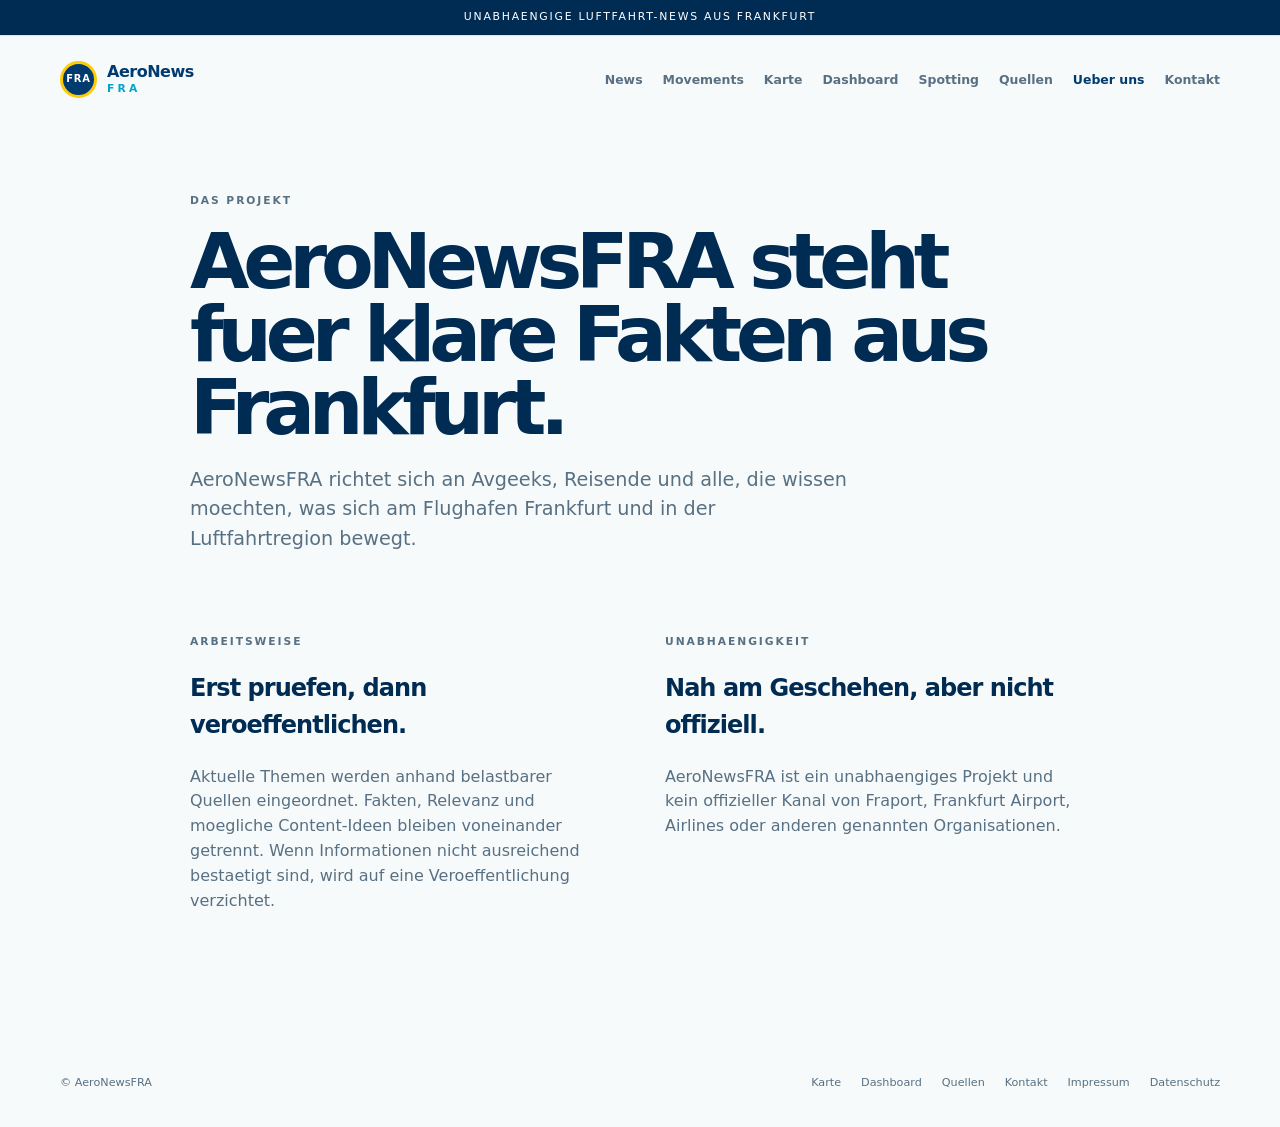
<file: ueber-aeronewsfra.html>
<!doctype html>
<html lang="de">
<head><meta charset="utf-8"><meta name="viewport" content="width=device-width, initial-scale=1"><title>Ueber AeroNewsFRA</title><meta name="description" content="Arbeitsweise und Positionierung von AeroNewsFRA."><link rel="stylesheet" href="css/style.css"></head>
<body><div class="notice">Unabhaengige Luftfahrt-News aus Frankfurt</div><header class="site-header shell"><a class="brand" href="index.html"><span class="brand-mark">FRA</span><span><strong>AeroNews</strong><em>FRA</em></span></a><nav aria-label="Hauptnavigation"><a href="news.html">News</a><a href="special-movements.html">Movements</a><a href="karte.html">Karte</a><a href="dashboard.html">Dashboard</a><a href="spotting.html">Spotting</a><a href="quellen.html">Quellen</a><a class="active" href="ueber-aeronewsfra.html">Ueber uns</a><a href="kontakt.html">Kontakt</a></nav></header><main class="shell page prose"><p class="eyebrow">DAS PROJEKT</p><h1>AeroNewsFRA steht fuer klare Fakten aus Frankfurt.</h1><p class="lead">AeroNewsFRA richtet sich an Avgeeks, Reisende und alle, die wissen moechten, was sich am Flughafen Frankfurt und in der Luftfahrtregion bewegt.</p><div class="prose-grid"><section><p class="eyebrow">ARBEITSWEISE</p><h2>Erst pruefen, dann veroeffentlichen.</h2><p>Aktuelle Themen werden anhand belastbarer Quellen eingeordnet. Fakten, Relevanz und moegliche Content-Ideen bleiben voneinander getrennt. Wenn Informationen nicht ausreichend bestaetigt sind, wird auf eine Veroeffentlichung verzichtet.</p></section><section><p class="eyebrow">UNABHAENGIGKEIT</p><h2>Nah am Geschehen, aber nicht offiziell.</h2><p>AeroNewsFRA ist ein unabhaengiges Projekt und kein offizieller Kanal von Fraport, Frankfurt Airport, Airlines oder anderen genannten Organisationen.</p></section></div></main><footer class="site-footer shell"><span>© AeroNewsFRA</span><span><a href="quellen.html">Quellen</a><a href="karte.html">Karte</a><a href="dashboard.html">Dashboard</a><a href="impressum.html">Impressum</a><a href="datenschutz.html">Datenschutz</a></span></footer><script src="js/navigation.js"></script></body></html>
</file>
<file: css/style.css>
:root {
  --blue: #003b6f;
  --blue-deep: #002b52;
  --yellow: #ffcb05;
  --cyan: #00a6c8;
  --ink: #10283d;
  --muted: #587083;
  --line: #d8e3e9;
  --panel: #ffffff;
  --soft: #eef4f7;
  --bg: #f7fafb;
  font-family: Inter, ui-sans-serif, system-ui, -apple-system, BlinkMacSystemFont, "Segoe UI", sans-serif;
  color: var(--ink);
  background: var(--bg);
  font-synthesis: none;
}

* { box-sizing: border-box; }
body { margin: 0; min-width: 320px; background: var(--bg); line-height: 1.55; }
a { color: inherit; text-decoration: none; }
.shell { width: min(1160px, calc(100% - 40px)); margin-inline: auto; }
.notice { padding: 9px 20px; text-align: center; border-bottom: 1px solid #d9e7ed; background: var(--blue-deep); color: white; font-size: .68rem; letter-spacing: .16em; text-transform: uppercase; }
.site-header { display: flex; align-items: center; justify-content: space-between; padding: 25px 0; }
.brand { display: flex; align-items: center; gap: 10px; line-height: 1; }
.brand-mark { display: grid; place-items: center; width: 37px; height: 37px; border: 3px solid var(--yellow); border-radius: 50%; background: var(--blue); color: white; font-size: .62rem; font-weight: 850; letter-spacing: .08em; }
.brand strong { display: block; color: var(--blue); font-size: 1rem; letter-spacing: -.03em; }
.brand em { display: block; color: var(--cyan); font-size: .67rem; font-style: normal; font-weight: 850; letter-spacing: .3em; margin-top: 4px; }
nav { display: flex; gap: 20px; color: var(--muted); font-size: .78rem; font-weight: 650; }
nav a { transition: color .2s; }
nav a:hover, nav a.active { color: var(--blue); }
.hero { display: grid; grid-template-columns: 1.03fr .97fr; gap: 65px; align-items: center; padding: 78px 0 105px; }
.eyebrow { margin: 0 0 17px; color: var(--blue); font-size: .67rem; font-weight: 850; letter-spacing: .18em; }
.hero h1 { margin: 0; color: var(--blue-deep); font-size: clamp(3.7rem, 8vw, 7.2rem); line-height: .91; letter-spacing: -.09em; }
.hero h1 span { color: var(--cyan); }
.hero-text { max-width: 510px; margin: 30px 0; color: var(--muted); font-size: 1.06rem; }
.actions { display: flex; gap: 12px; flex-wrap: wrap; }
.button { display: inline-flex; align-items: center; gap: 13px; padding: 13px 17px; border: 1px solid var(--line); font-size: .78rem; font-weight: 800; transition: transform .2s, box-shadow .2s, border-color .2s; }
.button:hover { transform: translateY(-2px); border-color: var(--blue); box-shadow: 0 8px 20px rgba(0, 59, 111, .1); }
.button-primary { border-color: var(--blue); background: var(--blue); color: white; }
.button-primary span { color: var(--yellow); font-size: 1.1rem; }
.button-quiet { background: white; color: var(--blue); }
.radar-card { position: relative; aspect-ratio: 1.15; overflow: hidden; border: 1px solid #b8d0d9; background: linear-gradient(145deg, var(--blue), #006a91); box-shadow: 0 20px 50px rgba(0, 59, 111, .16); }
.radar-grid { position: absolute; inset: 0; background: linear-gradient(rgba(255, 203, 5, .12) 1px, transparent 1px), linear-gradient(90deg, rgba(255, 203, 5, .12) 1px, transparent 1px); background-size: 42px 42px; transform: perspective(450px) rotateX(58deg) scale(1.7) translateY(14%); }
.radar-ring { position: absolute; top: 50%; left: 50%; border: 1px solid rgba(255, 255, 255, .35); border-radius: 50%; transform: translate(-50%, -50%); }
.ring-one { width: 55%; aspect-ratio: 1; } .ring-two { width: 84%; aspect-ratio: 1; }
.radar-line { position: absolute; width: 50%; height: 2px; top: 50%; left: 50%; background: linear-gradient(90deg, var(--yellow), transparent); transform-origin: left; transform: rotate(-34deg); box-shadow: 0 0 16px var(--yellow); }
.radar-point { position: absolute; width: 7px; height: 7px; border-radius: 50%; background: var(--yellow); box-shadow: 0 0 18px 4px rgba(255, 203, 5, .7); }
.point-one { top: 32%; right: 26%; } .point-two { bottom: 29%; left: 30%; background: white; box-shadow: 0 0 18px 4px rgba(255, 255, 255, .55); }
.radar-label { position: absolute; bottom: 19px; left: 20px; color: white; font-size: .63rem; letter-spacing: .18em; }
.section { padding: 35px 0 105px; }
.section-heading { display: flex; align-items: end; justify-content: space-between; margin-bottom: 26px; }
.section h2, .topics h2, .principles h2 { margin: 0; color: var(--blue-deep); font-size: clamp(1.8rem, 3vw, 2.8rem); letter-spacing: -.06em; }
.text-link { color: var(--blue); font-size: .78rem; font-weight: 800; } .text-link span { margin-left: 7px; color: var(--cyan); }
.news-grid { display: grid; grid-template-columns: repeat(3, 1fr); gap: 14px; }
.news-card { display: flex; min-height: 245px; flex-direction: column; justify-content: space-between; padding: 22px; background: var(--panel); border: 1px solid var(--line); box-shadow: 0 8px 22px rgba(16, 40, 61, .04); transition: transform .2s, border-color .2s, box-shadow .2s; }
.news-card:hover { transform: translateY(-4px); border-color: var(--cyan); box-shadow: 0 14px 30px rgba(16, 40, 61, .1); }
.news-meta { display: flex; justify-content: space-between; gap: 10px; color: var(--muted); font-size: .63rem; text-transform: uppercase; letter-spacing: .1em; }
.news-card h3 { margin: 34px 0 12px; color: var(--blue-deep); font-size: 1.25rem; line-height: 1.1; letter-spacing: -.04em; }
.news-card p { margin: 0; color: var(--muted); font-size: .84rem; }
.source { display: block; margin-top: 23px; color: var(--blue); font-size: .7rem; font-weight: 750; }
.empty-state { grid-column: 1 / -1; margin: 0; padding: 34px; border: 1px dashed #b9ccd5; background: white; color: var(--muted); font-size: .9rem; }
.signal { display: grid; grid-template-columns: 150px 1fr auto; align-items: center; gap: 45px; padding: 42px 0; border-top: 1px solid var(--line); border-bottom: 1px solid var(--line); }
.signal-number { color: var(--blue); font-size: 4rem; font-weight: 900; letter-spacing: -.1em; }
.signal h2 { max-width: 680px; margin: 0; color: var(--blue-deep); font-size: clamp(1.5rem, 2.7vw, 2.5rem); line-height: 1.05; letter-spacing: -.06em; }
.signal p:not(.eyebrow) { max-width: 680px; margin: 16px 0 0; color: var(--muted); font-size: .9rem; }
.topics { display: grid; grid-template-columns: .8fr 1.2fr; gap: 70px; padding: 90px 0; border-bottom: 1px solid var(--line); }
.topic-intro p:not(.eyebrow) { max-width: 350px; color: var(--muted); }
.topic-grid { display: grid; grid-template-columns: 1fr 1fr; gap: 1px; background: var(--line); }
.topic-grid a { display: flex; min-height: 145px; flex-direction: column; justify-content: space-between; padding: 20px; background: var(--panel); transition: background .2s; }
.topic-grid a:hover { background: #eaf5f8; } .topic-grid span { color: var(--cyan); font-size: .65rem; } .topic-grid strong { color: var(--blue-deep); font-size: 1rem; } .topic-grid small { color: var(--muted); font-size: .75rem; }
.principles { display: grid; grid-template-columns: 1fr 1fr; gap: 80px; padding: 100px 0; }
.principles > p { max-width: 470px; margin: 0; color: var(--muted); font-size: 1.1rem; }
.site-footer { display: flex; justify-content: space-between; padding: 25px 0 35px; color: var(--muted); font-size: .7rem; } .site-footer a { margin-left: 20px; }
.page { min-height: 70vh; padding: 70px 0 120px; } .page-heading { max-width: 700px; margin-bottom: 34px; }
.page-heading h1, .prose h1 { margin: 0; color: var(--blue-deep); font-size: clamp(2.8rem, 6vw, 5.8rem); line-height: .95; letter-spacing: -.08em; }
.page-heading > p:last-child { color: var(--muted); font-size: 1.05rem; }
.filters { display: flex; gap: 8px; flex-wrap: wrap; margin-bottom: 26px; } .filter { padding: 8px 12px; border: 1px solid var(--line); background: white; color: var(--muted); font: inherit; font-size: .72rem; cursor: pointer; } .filter:hover, .filter.active { border-color: var(--blue); color: var(--blue); }
.search-row { display: flex; align-items: center; justify-content: space-between; gap: 18px; flex-wrap: wrap; margin-bottom: 26px; }.search-row .filters { margin-bottom: 0; }.search-box { display: flex; align-items: center; gap: 8px; min-width: min(100%, 280px); padding: 9px 12px; border: 1px solid var(--line); background: white; color: var(--cyan); }.search-box input { width: 100%; border: 0; outline: 0; background: transparent; color: var(--ink); font: inherit; font-size: .78rem; }.search-box input::placeholder { color: var(--muted); }
.news-list { display: grid; gap: 12px; } .news-list .news-card { min-height: 0; } .news-list .news-card h3 { margin-top: 18px; }
.editorial-note { display: flex; gap: 24px; margin-bottom: 25px; padding: 18px 20px; border-left: 3px solid var(--yellow); background: #fffdf2; font-size: .83rem; } .editorial-note span { color: var(--muted); }
.demo-badge { display: inline-block; margin-top: 13px; padding: 4px 7px; border: 1px solid var(--yellow); background: #fff8d8; color: #806400; font-size: .58rem; font-weight: 850; letter-spacing: .12em; } .news-card .demo-badge + h3 { margin-top: 12px; }
.relevance { display: inline-block; margin: 13px 0 0 7px; padding: 4px 7px; border-radius: 99px; background: #e7f5f7; color: var(--blue); font-size: .58rem; font-weight: 800; text-transform: uppercase; letter-spacing: .08em; }
.card-details { margin-top: 18px; border-top: 1px solid var(--line); padding-top: 12px; color: var(--muted); font-size: .78rem; }
.card-details summary { color: var(--blue); cursor: pointer; font-weight: 750; }
.card-details p { margin-top: 10px; font-size: .78rem; }
.prose { max-width: 900px; } .prose .lead { max-width: 670px; color: var(--muted); font-size: 1.2rem; } .prose-grid { display: grid; grid-template-columns: 1fr 1fr; gap: 50px; margin-top: 80px; } .prose h2 { color: var(--blue-deep); font-size: 1.5rem; letter-spacing: -.04em; } .prose p { color: var(--muted); }
.legal-placeholder { padding: 18px; border: 1px solid #e4c94f; background: #fffdf2; color: #806400 !important; }
@media (max-width: 760px) { .shell { width: min(100% - 32px, 1160px); } .site-header { align-items: flex-start; gap: 20px; } .site-header nav { display: flex; max-width: 205px; justify-content: flex-end; flex-wrap: wrap; gap: 9px 14px; font-size: .68rem; } .hero { grid-template-columns: 1fr; gap: 45px; padding: 58px 0 80px; } .hero h1 { font-size: clamp(3.7rem, 19vw, 6rem); } .radar-card { width: 100%; } .section-heading { align-items: flex-start; gap: 22px; flex-direction: column; } .news-grid, .topics, .principles, .prose-grid, .signal { grid-template-columns: 1fr; } .signal { gap: 20px; padding: 50px 0; } .signal-number { font-size: 3rem; } .topics, .principles { gap: 40px; padding: 70px 0; } .topic-grid { grid-template-columns: 1fr; } .principles > p { font-size: 1rem; } .page { padding-top: 45px; } .page-heading { margin-bottom: 35px; } .editorial-note { flex-direction: column; gap: 6px; } .site-footer { gap: 20px; flex-direction: column; } }
.map-layout { display: grid; grid-template-columns: 1.5fr .5fr; gap: 14px; margin-bottom: 22px; }
.fra-map { min-height: 560px; border: 1px solid var(--line); box-shadow: 0 15px 35px rgba(16, 40, 61, .1); z-index: 0; }
.aero-map-container { position: relative; overflow: hidden; background: #dff0f1; }.aero-map-svg { display: block; width: 100%; height: 100%; min-height: inherit; touch-action: none; user-select: none; }.aero-map-full { min-height: 560px; }.aero-map-home { min-height: 250px; }.aero-map-background { fill: #0e5270; }.aero-map-grid { pointer-events: none; }.aero-map-world { transform-origin: center; }.map-land { fill: #d9ece8; }.map-area { fill: #77c9c0; fill-opacity: .2; stroke: #003b6f; stroke-width: 3; }.map-airport { fill: #b5d3d2; fill-opacity: .9; stroke: #003b6f; stroke-width: 3; }.map-runway { fill: none; stroke: #003b6f; stroke-width: 14; stroke-linecap: round; opacity: .5; }.map-axis { fill: none; stroke: #00a6c8; stroke-width: 3; stroke-dasharray: 10 8; opacity: .9; }.map-axis-yellow { stroke: #ffcb05; }.map-title { fill: #003b6f; font: 800 21px Arial,sans-serif; letter-spacing: 4px; }.map-facility circle { fill: #ffcb05; stroke: #003b6f; stroke-width: 3; cursor: pointer; }.map-facility:hover circle { fill: #fff; }.map-facility text,.map-aircraft text { fill: #003b6f; font: 700 13px Arial,sans-serif; pointer-events: none; }.map-aircraft path { fill: #00a6c8; stroke: #003b6f; stroke-width: 2; cursor: pointer; }.map-measure-line { fill: none; stroke: #003b6f; stroke-width: 5; stroke-dasharray: 10 8; }.aero-layer-controls { display: flex; align-items: center; gap: 6px; flex-wrap: wrap; margin: 0 0 8px; color: var(--muted); font-size: .7rem; }.aero-layer-controls button { padding: 7px 10px; border: 1px solid var(--line); background: white; color: var(--blue); font: inherit; font-size: .7rem; cursor: pointer; }.aero-layer-controls button.is-active { border-color: var(--blue); background: var(--blue); color: white; }
.map-sidebar { display: grid; align-content: start; gap: 14px; }
.map-card { padding: 24px; border: 1px solid var(--line); background: white; }
.map-card h2 { margin: 10px 0; color: var(--blue-deep); font-size: 1.35rem; letter-spacing: -.04em; }
.map-card p { color: var(--muted); font-size: .84rem; }
.map-code { color: var(--cyan); font-size: 2.8rem; font-weight: 900; letter-spacing: -.1em; }
.map-note { border-top: 4px solid var(--yellow); background: #fffdf2; }
.map-note strong { color: var(--blue-deep); }
.tool-grid { display: grid; grid-template-columns: repeat(3, 1fr); gap: 14px; }
.tool-card { display: flex; min-height: 135px; flex-direction: column; justify-content: space-between; padding: 19px; border: 1px solid var(--line); background: white; transition: transform .2s, border-color .2s; }
.tool-card:hover { transform: translateY(-3px); border-color: var(--cyan); }
.tool-icon { color: var(--cyan); font-size: .65rem; font-weight: 850; }
.tool-card strong { color: var(--blue-deep); font-size: .95rem; }
.tool-card small { color: var(--muted); font-size: .74rem; }
.stat-grid { display: grid; grid-template-columns: repeat(3, 1fr); gap: 14px; margin-bottom: 55px; }
.stat-card { padding: 22px; border-top: 4px solid var(--yellow); background: white; box-shadow: 0 8px 22px rgba(16, 40, 61, .05); }
.stat-card span, .stat-card small { display: block; color: var(--muted); font-size: .72rem; }
.stat-card strong { display: block; margin: 10px 0 4px; color: var(--blue-deep); font-size: clamp(1.6rem, 3vw, 2.5rem); letter-spacing: -.06em; }
.dashboard-grid { display: grid; grid-template-columns: 1.1fr .9fr; gap: 14px; }
.dashboard-panel { padding: 28px; border: 1px solid var(--line); background: white; }
.dashboard-panel h2 { margin: 0; color: var(--blue-deep); font-size: 1.5rem; letter-spacing: -.05em; }
.category-list { display: grid; gap: 4px; margin-top: 28px; }
.category-list a, .link-stack a { display: flex; justify-content: space-between; gap: 20px; padding: 13px 0; border-bottom: 1px solid var(--line); color: var(--blue); font-size: .82rem; font-weight: 750; }
.category-list b, .link-stack b { color: var(--cyan); }
.link-stack { margin-top: 20px; }
.dashboard-cta { display: flex; align-items: center; justify-content: space-between; gap: 30px; margin-top: 14px; padding: 34px; background: var(--blue-deep); color: white; }
.dashboard-cta h2 { margin: 0; font-size: clamp(1.45rem, 3vw, 2.3rem); letter-spacing: -.05em; }
.dashboard-cta p:not(.eyebrow) { max-width: 620px; margin-bottom: 0; color: #c8d8e1; }
.dashboard-cta .eyebrow { color: var(--yellow); }
.dashboard-cta .button-primary { border-color: var(--yellow); background: var(--yellow); color: var(--blue-deep); white-space: nowrap; }
.live-tools { padding: 76px 0 95px; border-bottom: 1px solid var(--line); }
.live-tools-heading { display: flex; align-items: end; justify-content: space-between; gap: 25px; }
.live-tools-heading h2 { margin: 0; color: var(--blue-deep); font-size: clamp(1.8rem, 3vw, 2.8rem); letter-spacing: -.06em; }
.live-tools-heading p:last-child { max-width: 330px; margin: 0; color: var(--muted); font-size: .84rem; }
.mini-stats { display: grid; grid-template-columns: repeat(3, 1fr); gap: 1px; margin: 30px 0 18px; background: var(--line); }
.mini-stats > div { padding: 18px 20px; background: white; }
.mini-stats strong, .mini-stats span { display: block; }
.mini-stats strong { color: var(--blue); font-size: 1.5rem; letter-spacing: -.05em; }
.mini-stats span { color: var(--muted); font-size: .68rem; text-transform: uppercase; letter-spacing: .1em; }
.home-tool-actions { display: flex; gap: 10px; flex-wrap: wrap; margin-bottom: 18px; }
.home-map { min-height: 250px; border: 1px solid var(--line); box-shadow: 0 12px 30px rgba(16, 40, 61, .08); z-index: 0; }
@media (max-width: 760px) { .map-layout, .dashboard-grid, .stat-grid, .tool-grid { grid-template-columns: 1fr; } .fra-map { min-height: 430px; } .dashboard-cta { align-items: flex-start; flex-direction: column; padding: 26px; } }
@media (max-width: 760px) { .live-tools-heading { align-items: flex-start; flex-direction: column; } .mini-stats { grid-template-columns: 1fr; } .home-tool-actions .button { width: 100%; justify-content: space-between; } .home-map { min-height: 220px; } }
.visual-banner { display: grid; grid-template-columns: 1fr 1fr; overflow: hidden; margin: 25px 0; border: 1px solid var(--line); background: white; }
.visual-banner img { display: block; width: 100%; height: 100%; min-height: 220px; object-fit: cover; }
.visual-copy { display: flex; flex-direction: column; justify-content: center; padding: 32px; }
.visual-copy h2 { margin: 0; color: var(--blue-deep); font-size: clamp(1.5rem, 3vw, 2.5rem); letter-spacing: -.06em; }
.visual-copy p:not(.eyebrow) { color: var(--muted); font-size: .9rem; }
.feature-grid { display: grid; grid-template-columns: repeat(3, 1fr); gap: 14px; margin: 28px 0; }
.feature-card { padding: 23px; border: 1px solid var(--line); background: white; }
.feature-card .feature-number { color: var(--cyan); font-size: .67rem; font-weight: 900; letter-spacing: .16em; }
.feature-card h2 { margin: 22px 0 8px; color: var(--blue-deep); font-size: 1.15rem; letter-spacing: -.04em; }
.feature-card p { margin: 0; color: var(--muted); font-size: .82rem; }
.process-line { display: grid; grid-template-columns: repeat(4, 1fr); gap: 1px; margin: 35px 0; background: var(--line); }
.process-line > div { padding: 22px; background: white; }
.process-line span { color: var(--cyan); font-size: .65rem; font-weight: 900; }
.process-line strong { display: block; margin-top: 15px; color: var(--blue-deep); font-size: .9rem; }
.process-line p { color: var(--muted); font-size: .76rem; }
.map-legend { display: flex; gap: 15px; flex-wrap: wrap; margin-top: 16px; color: var(--muted); font-size: .72rem; }
.map-legend span::before { display: inline-block; width: 9px; height: 9px; margin-right: 6px; border-radius: 50%; background: var(--cyan); content: ""; }
.map-legend span:nth-child(2)::before { background: var(--yellow); }.map-legend span:nth-child(3)::before { background: var(--blue); }
.map-detail-list { display: grid; gap: 8px; margin-top: 20px; }.map-detail-list button { padding: 12px 14px; border: 1px solid var(--line); background: white; color: var(--blue); text-align: left; font: inherit; font-size: .78rem; cursor: pointer; }.map-detail-list button:hover { border-color: var(--cyan); }
.map-toolbar { display: flex; gap: 8px; flex-wrap: wrap; margin: 25px 0 10px; }.map-search { display: flex; align-items: center; gap: 8px; min-width: 260px; padding: 9px 12px; border: 1px solid var(--line); background: white; color: var(--cyan); }.map-search select { width: 100%; border: 0; outline: 0; background: white; color: var(--ink); font: inherit; font-size: .75rem; }.map-action { padding: 10px 12px; border: 1px solid var(--line); background: white; color: var(--blue); font: inherit; font-size: .72rem; font-weight: 750; cursor: pointer; }.map-action:hover,.map-action.is-active { border-color: var(--blue); background: var(--blue); color: white; }.map-status { min-height: 20px; margin: 0 0 12px; color: var(--muted); font-size: .72rem; }.map-action-link { display: flex; justify-content: space-between; gap: 12px; padding: 11px 12px; border: 1px solid var(--line); color: var(--blue); font-size: .74rem; font-weight: 750; }.map-action-link:hover { border-color: var(--cyan); background: #eef8fa; }.map-action-link b { color: var(--cyan); }.map-aviation-grid { display: grid; grid-template-columns: 1fr 1fr; gap: 30px; align-items: center; padding: 30px 0; }.map-aviation-grid h2 { margin: 0; color: var(--blue-deep); font-size: 1.5rem; letter-spacing: -.05em; }.map-aviation-grid p:not(.eyebrow) { color: var(--muted); font-size: .85rem; }
.page-module { width: 100%; min-height: 0; padding-top: 0; padding-bottom: 55px; }
.page-module > h2 { margin: 0; color: var(--blue-deep); font-size: clamp(1.7rem, 3vw, 2.5rem); letter-spacing: -.06em; }
.trend-chart { display: grid; gap: 12px; margin-top: 24px; }.trend-row { display: grid; grid-template-columns: 100px 1fr 25px; align-items: center; gap: 12px; color: var(--muted); font-size: .72rem; }.trend-row i { display: block; height: 13px; overflow: hidden; border-radius: 99px; background: var(--soft); }.trend-row b { display: block; height: 100%; border-radius: inherit; background: linear-gradient(90deg, var(--blue), var(--cyan)); }.trend-row strong { color: var(--blue); text-align: right; }
@media (max-width: 760px) { .visual-banner, .feature-grid, .process-line { grid-template-columns: 1fr; } .visual-banner img { min-height: 180px; } .visual-copy { padding: 24px; } }
@media (max-width: 760px) { .map-toolbar { display: grid; grid-template-columns: 1fr 1fr; }.map-search { grid-column: 1 / -1; min-width: 0; }.map-action { width: 100%; }.map-aviation-grid { grid-template-columns: 1fr; gap: 10px; } }
.map-action:disabled { cursor: wait; opacity: .55; }.map-live-button { border-color: var(--cyan); }
</file>
